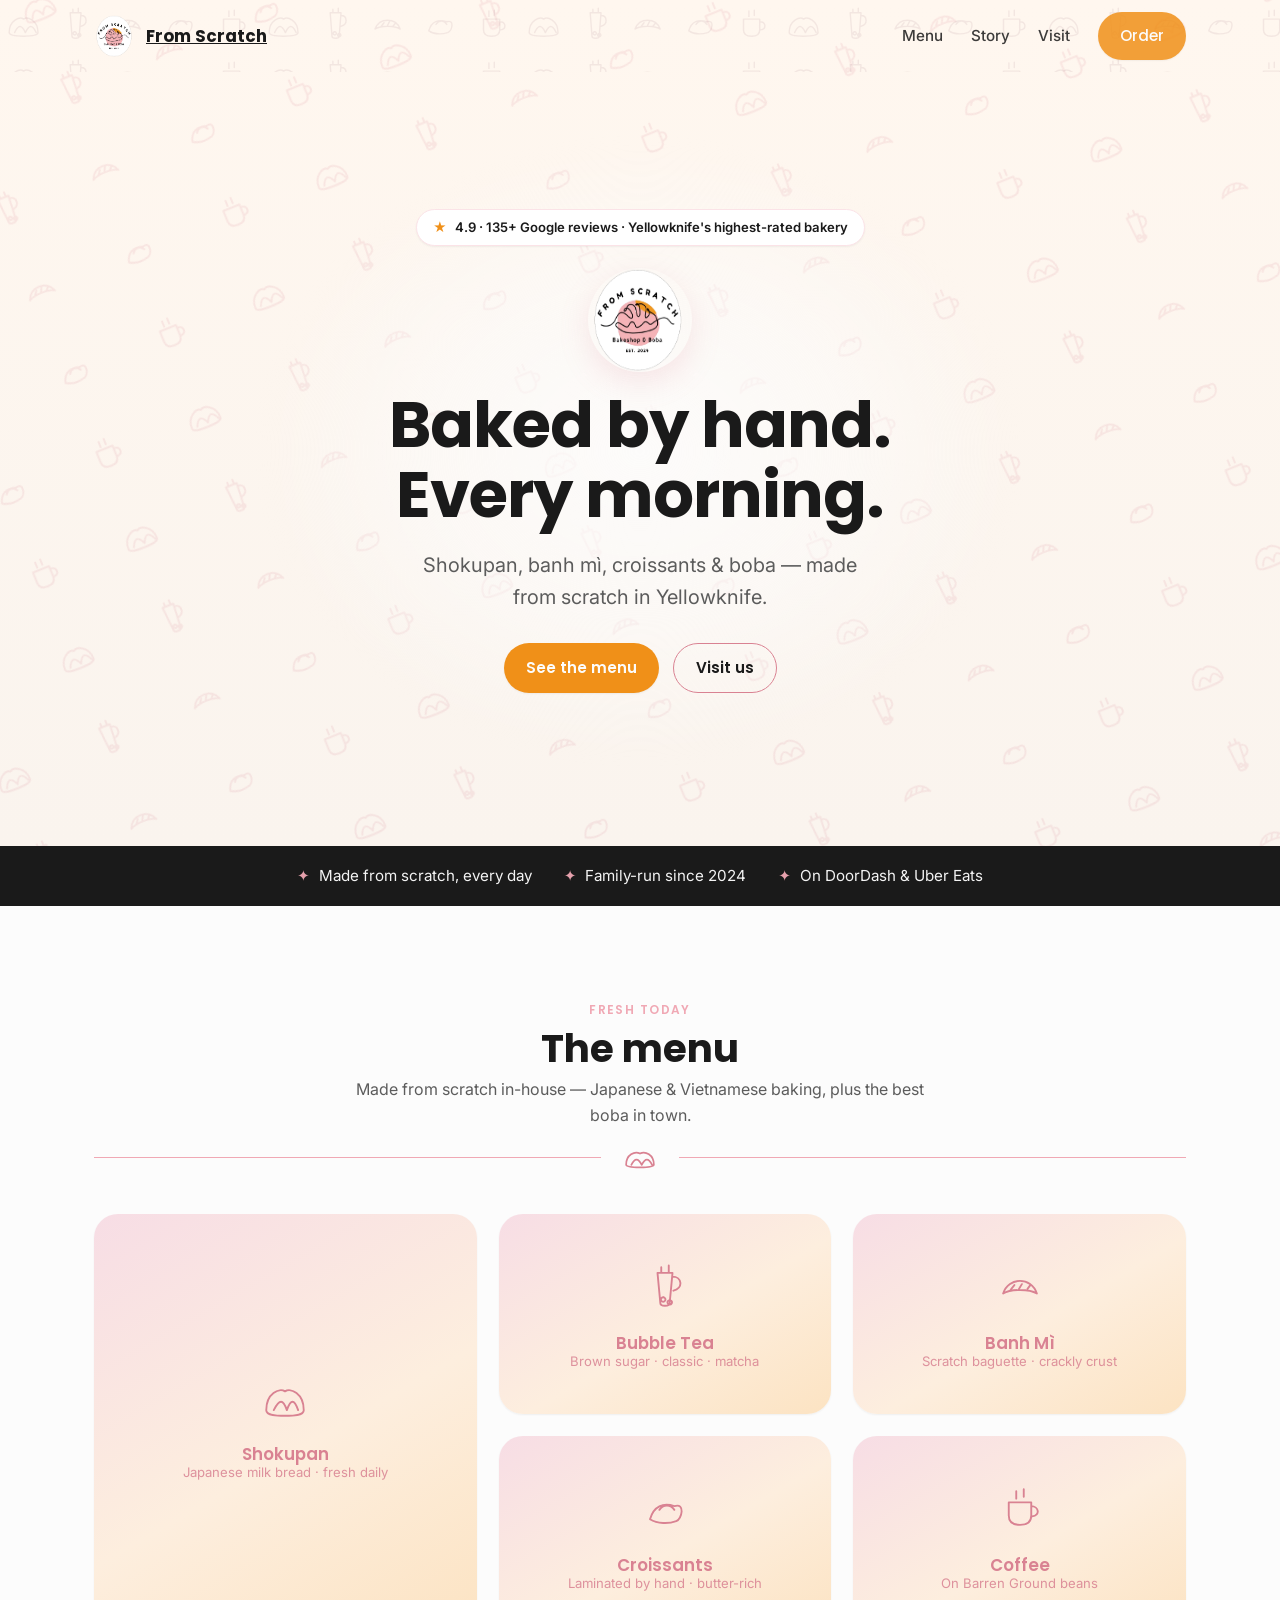
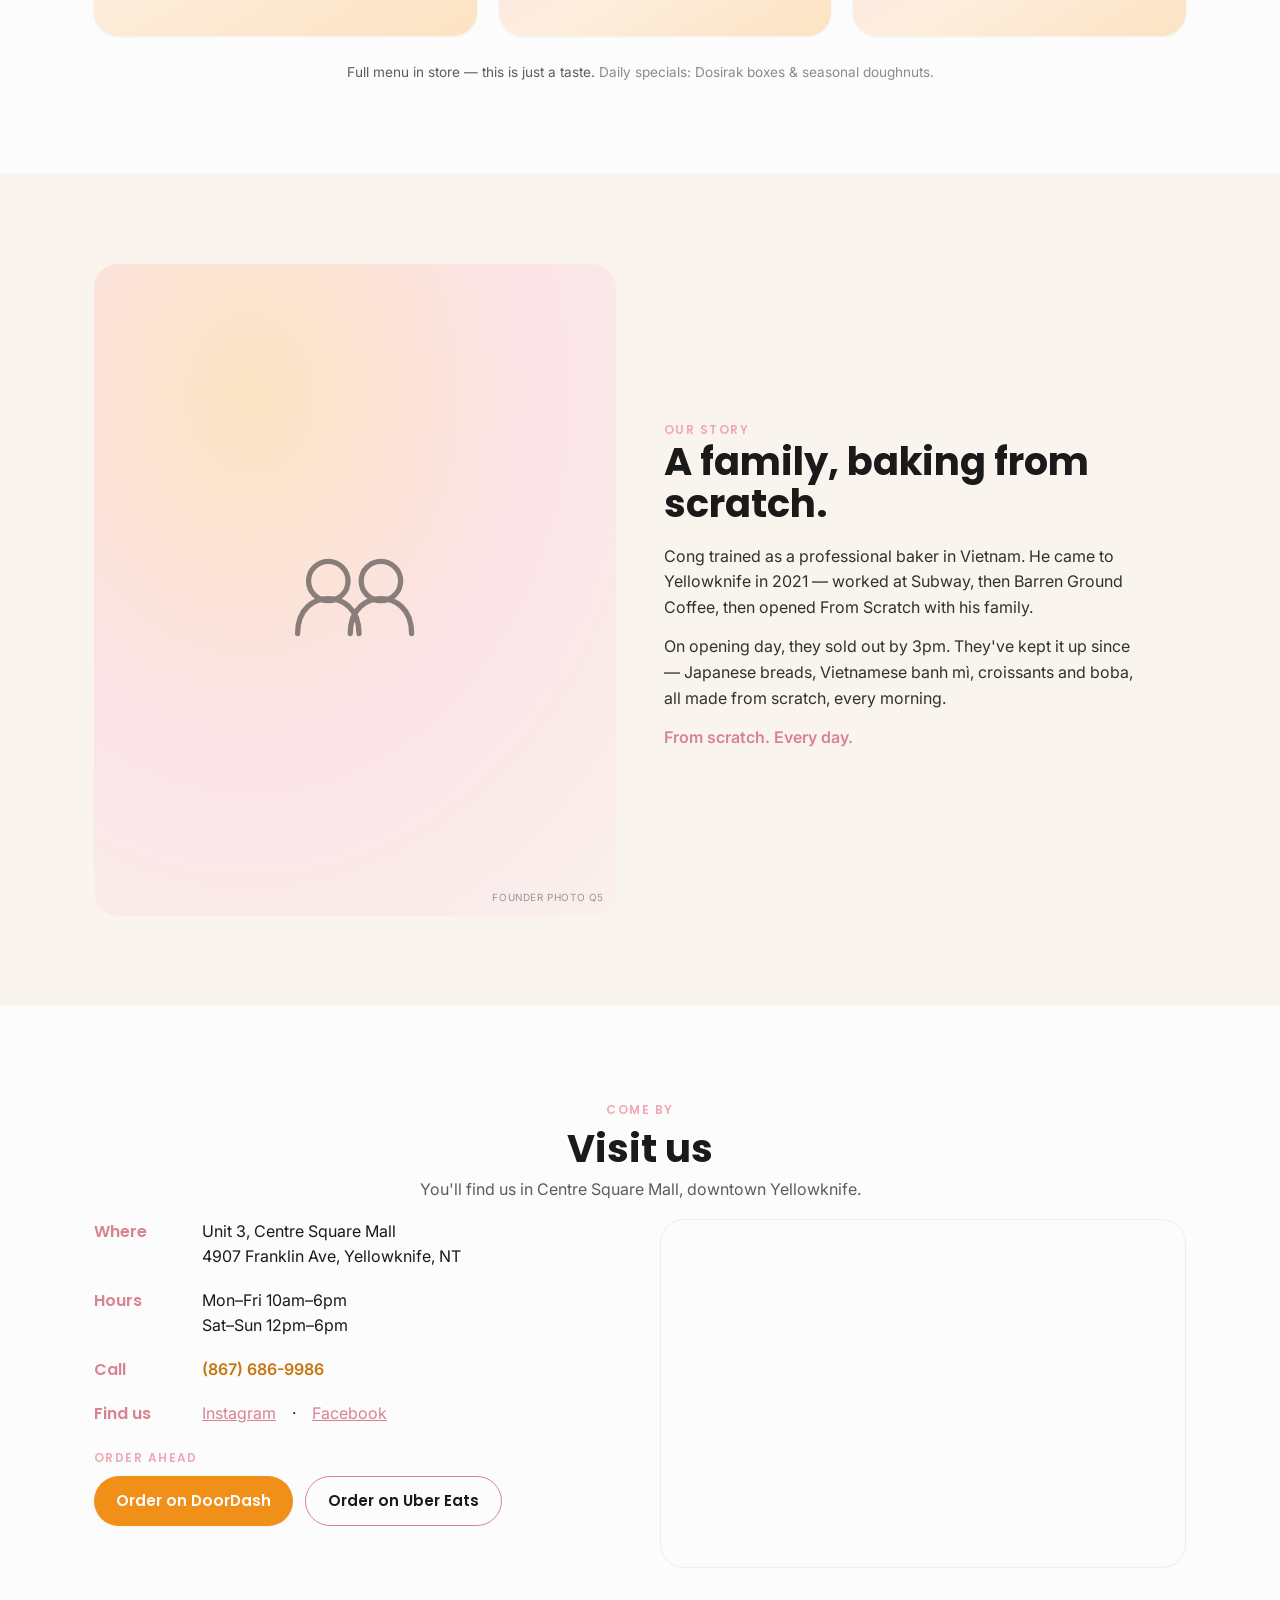
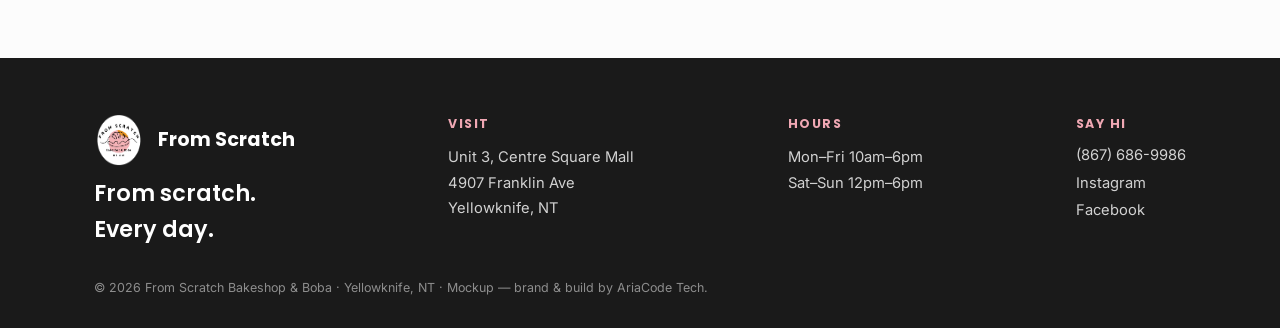
<file: index.html>
<!doctype html>
<html lang="en">
<head>
<meta charset="utf-8">
<meta name="viewport" content="width=device-width, initial-scale=1">
<title>From Scratch Bakeshop &amp; Boba — Yellowknife</title>
<meta name="description" content="Yellowknife's scratch-made bakery & boba. Japanese breads, Vietnamese banh mì, croissants, and bubble tea — baked fresh every morning at Centre Square Mall.">
<meta property="og:title" content="From Scratch Bakeshop & Boba — Yellowknife">
<meta property="og:description" content="Scratch-made bread & boba in Yellowknife. Fresh every morning. Centre Square Mall.">
<meta property="og:type" content="website">
<link rel="preconnect" href="https://fonts.googleapis.com">
<link rel="preconnect" href="https://fonts.gstatic.com" crossorigin>
<link href="https://fonts.googleapis.com/css2?family=Poppins:wght@600;700&family=Inter:wght@400;500;600&display=swap" rel="stylesheet">
<link rel="stylesheet" href="css/tokens.css">
<style>
  *{box-sizing:border-box;margin:0}
  html{scroll-behavior:smooth}
  body{font-family:var(--font-body);color:var(--color-ink);background:var(--color-bg);line-height:1.6;-webkit-font-smoothing:antialiased}
  h1,h2,h3{font-family:var(--font-display);font-weight:700;line-height:1.1}
  img{max-width:100%;display:block}
  a{color:inherit}
  .wrap{max-width:1140px;margin:0 auto;padding:0 24px}
  .eyebrow{font-family:var(--font-display);font-weight:600;font-size:.75rem;letter-spacing:.12em;text-transform:uppercase;color:var(--color-accent)}
  .btn{font-family:var(--font-display);font-weight:600;border:0;cursor:pointer;border-radius:999px;padding:12px 22px;font-size:.95rem;text-decoration:none;display:inline-flex;align-items:center;gap:8px;transition:transform .15s ease,background .15s ease,box-shadow .15s ease}
  .btn-amber{background:var(--color-highlight);color:var(--color-on-highlight);box-shadow:var(--shadow-sm)}
  .btn-amber:hover{transform:scale(1.02);background:#ffa430}
  .btn-ghost{background:transparent;color:var(--color-ink);border:1.5px solid var(--brand-rose-deep)}
  .btn-ghost:hover{background:var(--brand-rose-soft)}

  /* NAV */
  header.nav{position:fixed;inset:0 0 auto 0;z-index:50;transition:background .3s ease,box-shadow .3s ease;overflow:hidden}
  header.nav::before{content:"";position:absolute;inset:0;z-index:-1;opacity:.1;
    background-image:url("data:image/svg+xml,%3Csvg xmlns='http://www.w3.org/2000/svg' viewBox='0 0 260 52' fill='none' stroke='%238b5e6b' stroke-width='1.6' stroke-linecap='round' stroke-linejoin='round'%3E%3Cg transform='translate(2,2) scale(0.9)'%3E%3Cpath d='M8 34C8 20 20 16 24 19 28 16 40 20 40 34 40 38 30 38 24 38 18 38 8 38 8 34ZM14 34C18 25 22 25 26 34M26 34C30 25 34 25 38 34'/%3E%3C/g%3E%3Cg transform='translate(54,2) scale(0.9)'%3E%3Cpath d='M18 12H30L28 38C28 41 20 41 20 38ZM30 15C37 15 38 25 30 27M23 33a1.8 1.8 0 100.1 0M28 35a1.8 1.8 0 100.1 0M21 8V12M27 7V12'/%3E%3C/g%3E%3Cg transform='translate(106,2) scale(0.9)'%3E%3Cpath d='M10 30C15 17 33 17 38 30 31 26 17 26 10 30ZM17 27L20 23M24 26L26 22M30 27L33 23'/%3E%3C/g%3E%3Cg transform='translate(158,2) scale(0.9)'%3E%3Cpath d='M12 32C15 21 23 19 32 22 41 19 38 32 33 34 26 36 18 36 12 32ZM20 25C23 20 29 20 32 25'/%3E%3C/g%3E%3Cg transform='translate(210,2) scale(0.9)'%3E%3Cpath d='M15 19H33V31C33 37 28 38 24 38 20 38 15 37 15 31ZM33 22C40 22 41 30 34 31M21 10C21 13 21 13 21 16M27 9C27 12 27 12 27 15'/%3E%3C/g%3E%3C/svg%3E");
    background-size:260px 52px;
    background-repeat:repeat}
  header.nav.scrolled{background:rgba(252,252,252,.92);backdrop-filter:blur(8px);box-shadow:var(--shadow-sm)}
  header.nav.scrolled::before{opacity:.05}
  .nav .wrap{display:flex;align-items:center;justify-content:space-between;height:72px}
  .nav .brand{display:flex;align-items:center;gap:10px;font-family:var(--font-display);font-weight:700;font-size:1.05rem}
  .nav .brand img{height:42px;width:42px;border-radius:50%}
  .nav nav{display:flex;align-items:center;gap:28px}
  .nav nav a{font-size:.95rem;font-weight:500;text-decoration:none;opacity:.85}
  .nav nav a:hover{opacity:1}
  /* Burger toggle */
  .burger{display:none;background:none;border:0;cursor:pointer;padding:6px;margin-left:8px;position:relative;width:32px;height:32px;flex-shrink:0}
  .burger span{display:block;width:22px;height:2px;background:var(--color-ink);border-radius:2px;position:absolute;left:5px;transition:transform .25s ease,opacity .15s ease}
  .burger span:nth-child(1){top:8px}
  .burger span:nth-child(2){top:15px}
  .burger span:nth-child(3){top:22px}
  .burger.open span:nth-child(1){transform:translateY(7px) rotate(45deg)}
  .burger.open span:nth-child(2){opacity:0}
  .burger.open span:nth-child(3){transform:translateY(-7px) rotate(-45deg)}

  /* Mobile nav drawer */
  @media(max-width:760px){
    .burger{display:block}
    .nav nav .lnk{display:none}
    .nav nav.open .lnk{display:block}
    .nav nav{position:relative}
    .nav nav.open{position:fixed;inset:72px 0 0 0;background:rgba(252,252,252,.97);backdrop-filter:blur(12px);flex-direction:column;justify-content:flex-start;padding:40px 24px;gap:24px;z-index:49}
    .nav nav.open .lnk{font-size:1.3rem;font-weight:600}
    .nav nav .btn{display:none}
    .nav nav.open .btn{display:inline-flex;width:100%;justify-content:center;font-size:1.1rem;padding:16px 24px}
  }

  /* ===== HERO + DIAGONAL LINE-ART WALLPAPER ===== */
  .hero{position:relative;min-height:94vh;display:flex;align-items:center;justify-content:center;text-align:center;overflow:hidden;padding:120px 24px 64px;
    background:linear-gradient(180deg,#fff7ef 0%, var(--brand-cream) 100%)}
  /* the interactive field sits behind everything */
  .hero-field{position:absolute;inset:-38% -18%;transform:rotate(-22deg);z-index:0;pointer-events:none}
  .field-row{display:flex;width:max-content;will-change:transform}
  /* fixed-width cells (no flex gap) => -50% translate is a pixel-perfect seamless loop */
  .fi{flex:0 0 auto;width:104px;height:88px;display:flex;align-items:center;justify-content:center;color:var(--brand-rose-deep)}
  .fi svg{width:46px;height:46px;fill:none;stroke:currentColor;stroke-width:2;stroke-linecap:round;stroke-linejoin:round;
    opacity:.15;transform:scale(var(--s,1));transform-origin:center;transition:opacity .18s ease;will-change:transform}
  .fi.hot svg{opacity:calc(.15 + (var(--s,1) - 1) * .38)}
  @keyframes drift-l{from{transform:translateX(0)}to{transform:translateX(-50%)}}
  @keyframes drift-r{from{transform:translateX(-50%)}to{transform:translateX(0)}}
  .field-row.l{animation:drift-l linear infinite}
  .field-row.r{animation:drift-r linear infinite}
  /* legibility glow behind hero copy */
  .hero::after{content:"";position:absolute;z-index:1;width:min(760px,92%);height:min(620px,80%);
    background:radial-gradient(closest-side, rgba(252,252,252,.86) 0%, rgba(252,252,252,.5) 55%, transparent 100%);
    filter:blur(6px)}
  .hero-inner{position:relative;z-index:2;max-width:760px}
  .hero-badge{display:inline-flex;align-items:center;gap:8px;background:#fff;border:1px solid var(--brand-rose-soft);border-radius:999px;padding:7px 16px;font-size:.82rem;font-weight:600;box-shadow:var(--shadow-sm);margin-bottom:22px}
  .hero-badge .stars{color:var(--brand-amber)}
  .hero img.logo{width:104px;height:104px;border-radius:50%;margin:0 auto 18px;box-shadow:var(--shadow-rose)}
  .hero h1{font-size:clamp(2.4rem,6vw,4rem);letter-spacing:-.015em}
  .hero p.sub{font-size:clamp(1.05rem,2.4vw,1.25rem);color:var(--color-muted);margin:18px auto 30px;max-width:34ch}
  .hero .cta-row{display:flex;gap:14px;justify-content:center;flex-wrap:wrap}

  /* TRUST BAND */
  .trust{background:var(--color-ink);color:#fff}
  .trust .wrap{display:flex;gap:32px;justify-content:center;flex-wrap:wrap;padding:18px 24px;text-align:center}
  .trust .item{font-size:.95rem;display:flex;align-items:center;gap:9px;opacity:.95}
  .trust .item b{color:var(--brand-rose)}

  /* SECTION shells */
  section.block{padding:90px 0}
  .block.cream{background:var(--color-surface)}
  .sec-head{text-align:center;max-width:60ch;margin:0 auto 16px}
  .sec-head h2{font-size:clamp(1.8rem,4vw,2.4rem);margin:.4rem 0}
  .sec-head p{color:var(--color-muted)}

  /* line-art divider (C-style) */
  .divider{display:flex;align-items:center;gap:18px;max-width:1140px;margin:0 auto 44px;padding:0 24px}
  .divider .ln{flex:1;height:1px;background:var(--brand-rose)}
  .divider svg{width:42px;height:26px;fill:none;stroke:var(--brand-rose-deep);stroke-width:2;stroke-linecap:round;stroke-linejoin:round;flex:0 0 auto}

  /* ===== C-STYLE FEATURED BENTO ===== */
  .bento{display:grid;grid-template-columns:1.15fr 1fr 1fr;grid-auto-rows:minmax(200px,1fr);gap:22px;max-width:1140px;margin:0 auto;padding:0 24px}
  .bento-card{position:relative;border-radius:24px;overflow:hidden;display:flex;flex-direction:column;align-items:center;justify-content:center;gap:14px;
    background:linear-gradient(150deg,#f7dde5 0%, #fdeede 55%, #fce3c2 100%);
    color:var(--brand-rose-deep);text-align:center;padding:28px;text-decoration:none;
    box-shadow:var(--shadow-sm);transition:transform .3s ease,box-shadow .3s ease}
  .bento-card:hover{transform:translateY(-4px);box-shadow:var(--shadow-rose)}
  .bento-card.tall{grid-row:span 2;grid-column:1}
  .bento-card svg{width:60px;height:60px;fill:none;stroke:currentColor;stroke-width:2;stroke-linecap:round;stroke-linejoin:round;transition:transform .3s ease}
  .bento-card:hover svg{transform:scale(1.08)}
  .bento-card .nm{font-family:var(--font-display);font-weight:600;font-size:1.05rem}
  .bento-card .tg{font-size:.82rem;opacity:.85;margin-top:-6px}
  .bento-note{text-align:center;color:var(--color-muted);font-size:.85rem;margin:26px auto 0}
  @media(max-width:820px){.bento{grid-template-columns:1fr 1fr}.bento-card.tall{grid-row:span 2;grid-column:1}}
  @media(max-width:560px){.bento{grid-template-columns:1fr}.bento-card.tall{grid-row:auto;grid-column:auto}.bento-card{min-height:160px}}

  /* STORY */
  .story{display:grid;grid-template-columns:1fr 1fr;gap:48px;align-items:center}
  .story .ph{aspect-ratio:4/5;border-radius:24px;position:relative;display:flex;align-items:center;justify-content:center;overflow:hidden;
    background:radial-gradient(120% 120% at 30% 20%, var(--brand-amber-soft) 0%, var(--brand-rose-soft) 45%, var(--brand-cream) 100%)}
  .story .ph svg{width:42%;fill:none;stroke:var(--brand-ink);stroke-width:2.4;opacity:.5;stroke-linecap:round;stroke-linejoin:round}
  .story .ph .tag{position:absolute;bottom:10px;right:12px;font-size:.62rem;color:var(--brand-ink-60);opacity:.6;text-transform:uppercase;letter-spacing:.06em}
  .story h2{font-size:clamp(1.8rem,4vw,2.4rem);margin-bottom:18px}
  .story p{color:#33302e;margin-bottom:14px;max-width:48ch}
  @media(max-width:820px){.story{grid-template-columns:1fr}.story .ph{aspect-ratio:16/10}}

  /* VISIT */
  .visit{display:grid;grid-template-columns:1fr 1fr;gap:40px;align-items:stretch}
  .visit .info{display:flex;flex-direction:column;gap:18px}
  .visit .row{display:flex;gap:12px;align-items:flex-start}
  .visit .row .k{font-family:var(--font-display);font-weight:600;min-width:96px;color:var(--brand-rose-deep)}
  .visit .map{border-radius:24px;overflow:hidden;min-height:340px;border:1px solid #eee}
  .visit .map iframe{width:100%;height:100%;border:0;min-height:340px}
  .order-row{display:flex;gap:12px;flex-wrap:wrap;margin-top:6px}
  @media(max-width:820px){.visit{grid-template-columns:1fr}}

  /* FOOTER */
  footer.ft{background:var(--color-ink);color:#fff;padding:56px 0 30px}
  footer.ft .wrap{display:flex;flex-wrap:wrap;gap:32px;justify-content:space-between}
  footer.ft .brand{display:flex;align-items:center;gap:12px;font-family:var(--font-display);font-weight:700;font-size:1.2rem}
  footer.ft .brand img{height:52px;width:52px;border-radius:50%}
  footer.ft a{color:#fff;opacity:.8;text-decoration:none;display:block;margin:4px 0;font-size:.92rem}
  footer.ft a:hover{opacity:1;color:var(--brand-rose)}
  footer.ft .col h4{font-family:var(--font-display);font-size:.78rem;letter-spacing:.12em;text-transform:uppercase;color:var(--brand-rose);margin-bottom:10px}
  .ft-tag{font-family:var(--font-display);font-weight:600;font-size:1.4rem;margin-top:10px}
  .legal{opacity:.5;font-size:.78rem;margin-top:30px}

  .call-bar{position:fixed;left:0;right:0;bottom:0;z-index:40;display:none;padding:10px 16px;background:rgba(252,252,252,.96);backdrop-filter:blur(8px);box-shadow:0 -2px 12px rgba(0,0,0,.08)}
  .call-bar a{width:100%;justify-content:center}
  @media(max-width:760px){.call-bar{display:flex}body{padding-bottom:68px}}

  .reveal{opacity:0;transform:translateY(16px);transition:opacity .5s ease,transform .5s ease}
  .reveal.in{opacity:1;transform:none}
  @media(prefers-reduced-motion:reduce){.field-row{animation:none!important}.fi svg{transform:none!important}*{transition-duration:.001ms!important}.reveal{opacity:1;transform:none}html{scroll-behavior:auto}}
</style>
</head>
<body>
<!-- ============ NAV ============ -->
<header class="nav" id="nav">
  <div class="wrap">
    <a class="brand" href="#top"><img src="assets/Logo_From_scratch.png" alt="From Scratch logo"> From Scratch</a>
    <nav id="mainnav">
      <a class="lnk" href="#menu">Menu</a>
      <a class="lnk" href="#story">Story</a>
      <a class="lnk" href="#visit">Visit</a>
      <a class="btn btn-amber" href="#order">Order</a>
      <button class="burger" id="burger" aria-label="Toggle menu" aria-expanded="false"><span></span><span></span><span></span></button>
    </nav>
  </div>
</header>

<!-- ============ HERO A + diagonal line-art wallpaper ============ -->
<section class="hero" id="top">
  <div class="hero-field" id="field" aria-hidden="true"></div>
  <div class="hero-inner">
    <div class="hero-badge"><span class="stars">★</span> 4.9 · 135+ Google reviews · Yellowknife's highest-rated bakery</div>
    <img class="logo" src="assets/Logo_From_scratch.png" alt="From Scratch Bakeshop & Boba">
    <h1>Baked by hand.<br>Every morning.</h1>
    <p class="sub">Shokupan, banh mì, croissants &amp; boba — made from scratch in Yellowknife.</p>
    <div class="cta-row">
      <a class="btn btn-amber" href="#menu">See the menu</a>
      <a class="btn btn-ghost" href="#visit">Visit us</a>
    </div>
  </div>
</section>

<!-- ============ TRUST BAND ============ -->
<div class="trust">
  <div class="wrap">
    <div class="item"><b>✦</b> Made from scratch, every day</div>
    <div class="item"><b>✦</b> Family-run since 2024</div>
    <div class="item"><b>✦</b> On DoorDash &amp; Uber Eats</div>
  </div>
</div>

<!-- ============ MENU — C-style featured bento ============ -->
<section class="block" id="menu">
  <div class="sec-head reveal">
    <span class="eyebrow">Fresh today</span>
    <h2>The menu</h2>
    <p>Made from scratch in-house — Japanese &amp; Vietnamese baking, plus the best boba in town.</p>
  </div>
  <!-- line-art divider -->
  <div class="divider reveal" aria-hidden="true">
    <span class="ln"></span>
    <svg viewBox="0 0 48 30"><path d="M8 24 C8 12 18 8 24 11 C30 8 40 12 40 24 C40 27 30 27 24 27 C18 27 8 27 8 24Z M14 24 C18 16 22 16 26 24 M26 24 C30 16 34 16 38 24"/></svg>
    <span class="ln"></span>
  </div>
  <div class="bento">
    <a class="bento-card tall reveal" href="#order">
      <svg viewBox="0 0 64 64"><path d="M12 46 C12 28 26 22 32 26 C38 22 52 28 52 46 C52 52 40 52 32 52 C24 52 12 52 12 46Z M20 46 C26 34 30 34 34 46 M34 46 C38 34 42 34 46 46"/></svg>
      <div><div class="nm">Shokupan</div><div class="tg">Japanese milk bread · fresh daily</div></div>
    </a>
    <a class="bento-card reveal" href="#order">
      <svg viewBox="0 0 64 64"><path d="M24 18 H40 L37 50 C37 54 27 54 27 50 Z M40 22 C50 22 52 34 41 37 M30 44 a2.4 2.4 0 100.1 0 M37 47 a2.4 2.4 0 100.1 0 M28 12 V18 M36 10 V18"/></svg>
      <div><div class="nm">Bubble Tea</div><div class="tg">Brown sugar · classic · matcha</div></div>
    </a>
    <a class="bento-card reveal" href="#order">
      <svg viewBox="0 0 64 64"><path d="M14 40 C20 22 44 22 50 40 C42 35 22 35 14 40Z M22 36 L26 31 M31 35 L34 30 M40 35 L43 31"/></svg>
      <div><div class="nm">Banh Mì</div><div class="tg">Scratch baguette · crackly crust</div></div>
    </a>
    <a class="bento-card reveal" href="#order">
      <svg viewBox="0 0 64 64"><path d="M16 44 C20 30 30 26 42 30 C54 26 50 44 44 46 C36 49 24 49 16 44Z M26 34 C30 28 38 28 42 34"/></svg>
      <div><div class="nm">Croissants</div><div class="tg">Laminated by hand · butter-rich</div></div>
    </a>
    <a class="bento-card reveal" href="#order">
      <svg viewBox="0 0 64 64"><path d="M20 26 H44 V40 C44 48 38 50 32 50 C26 50 20 48 20 40 Z M44 30 C52 30 54 40 45 41 M28 14 C28 18 28 18 28 22 M36 12 C36 16 36 16 36 20"/></svg>
      <div><div class="nm">Coffee</div><div class="tg">On Barren Ground beans</div></div>
    </a>
  </div>
  <p class="bento-note">Full menu in store — this is just a taste. <span style="opacity:.7">Daily specials: Dosirak boxes &amp; seasonal doughnuts.</span></p>
</section>

<!-- ============ STORY ============ -->
<section class="block cream" id="story">
  <div class="wrap story">
    <!-- replace with real photo of Ann + Cong (Q5) — founder photo is a launch requirement -->
    <div class="ph reveal"><svg viewBox="0 0 100 60"><circle cx="38" cy="26" r="9"/><circle cx="62" cy="26" r="9"/><path d="M24 50 C24 38 32 34 38 34 C44 34 52 38 52 50 M48 50 C48 38 56 34 62 34 C68 34 76 38 76 50"/></svg><span class="tag">founder photo Q5</span></div>
    <div class="reveal">
      <span class="eyebrow">Our story</span>
      <h2>A family, baking from scratch.</h2>
      <p>Cong trained as a professional baker in Vietnam. He came to Yellowknife in 2021 — worked at Subway, then Barren Ground Coffee, then opened From Scratch with his family.</p>
      <p>On opening day, they sold out by 3pm. They've kept it up since — Japanese breads, Vietnamese banh mì, croissants and boba, all made from scratch, every morning.</p>
      <p style="color:var(--brand-rose-deep);font-weight:600">From scratch. Every day.</p>
    </div>
  </div>
</section>

<!-- ============ VISIT / ORDER ============ -->
<section class="block" id="visit">
  <div class="wrap">
    <div class="sec-head reveal">
      <span class="eyebrow">Come by</span>
      <h2>Visit us</h2>
      <p>You'll find us in Centre Square Mall, downtown Yellowknife.</p>
    </div>
    <div class="visit">
      <div class="info reveal">
        <div class="row"><span class="k">Where</span><span>Unit 3, Centre Square Mall<br>4907 Franklin Ave, Yellowknife, NT</span></div>
        <div class="row"><span class="k">Hours</span><span>Mon–Fri&nbsp;10am–6pm<br>Sat–Sun&nbsp;12pm–6pm</span></div>
        <div class="row"><span class="k">Call</span><a href="tel:+18676869986" style="color:var(--brand-amber-deep);font-weight:600;text-decoration:none">(867) 686-9986</a></div>
        <div class="row"><span class="k">Find us</span><a href="https://www.instagram.com/ykfromscratch/" style="color:var(--brand-rose-deep)">Instagram</a>&nbsp;·&nbsp;<a href="https://facebook.com/profile.php?id=61557276449106" style="color:var(--brand-rose-deep)">Facebook</a></div>
        <div id="order">
          <span class="eyebrow">Order ahead</span>
          <div class="order-row">
            <!-- wire to the real DoorDash / Uber Eats store links -->
            <a class="btn btn-amber" href="#">Order on DoorDash</a>
            <a class="btn btn-ghost" href="#">Order on Uber Eats</a>
          </div>
        </div>
      </div>
      <div class="map reveal">
        <iframe title="From Scratch on the map — Centre Square Mall, Yellowknife" loading="lazy" referrerpolicy="no-referrer-when-downgrade"
          src="https://www.google.com/maps?q=Centre%20Square%20Mall%2C%204907%2050th%20Ave%2C%20Yellowknife&output=embed"></iframe>
      </div>
    </div>
  </div>
</section>

<!-- ============ FOOTER ============ -->
<footer class="ft">
  <div class="wrap">
    <div class="col">
      <div class="brand"><img src="assets/Logo_From_scratch.png" alt="From Scratch logo"> From Scratch</div>
      <p class="ft-tag">From scratch.<br>Every day.</p>
    </div>
    <div class="col"><h4>Visit</h4><span style="opacity:.8;font-size:.92rem">Unit 3, Centre Square Mall<br>4907 Franklin Ave<br>Yellowknife, NT</span></div>
    <div class="col"><h4>Hours</h4><span style="opacity:.8;font-size:.92rem">Mon–Fri 10am–6pm<br>Sat–Sun 12pm–6pm</span></div>
    <div class="col"><h4>Say hi</h4>
      <a href="tel:+18676869986">(867) 686-9986</a>
      <a href="https://www.instagram.com/ykfromscratch/">Instagram</a>
      <a href="https://facebook.com/profile.php?id=61557276449106">Facebook</a>
    </div>
  </div>
  <div class="wrap"><p class="legal">© 2026 From Scratch Bakeshop &amp; Boba · Yellowknife, NT · Mockup — brand &amp; build by AriaCode Tech.</p></div>
</footer>

<div class="call-bar"><a class="btn btn-amber" href="tel:+18676869986">Call to order · (867) 686-9986</a></div>

<script>
  var reduce = matchMedia('(prefers-reduced-motion:reduce)').matches;

  // ---- nav fill on scroll ----
  var nav=document.getElementById('nav');
  addEventListener('scroll',function(){nav.classList.toggle('scrolled',window.scrollY>24);},{passive:true});

  // ---- burger menu ----
  var burger=document.getElementById('burger'), mainnav=document.getElementById('mainnav');
  burger.addEventListener('click',function(){
    var open=mainnav.classList.toggle('open');
    burger.classList.toggle('open',open);
    burger.setAttribute('aria-expanded',open);
  });
  mainnav.addEventListener('click',function(e){
    if(e.target.tagName==='A'){mainnav.classList.remove('open');burger.classList.remove('open');burger.setAttribute('aria-expanded','false');}
  });

  // ---- scroll reveal ----
  var io=new IntersectionObserver(function(es){es.forEach(function(e){if(e.isIntersecting){e.target.classList.add('in');io.unobserve(e.target);}})},{threshold:.12});
  document.querySelectorAll('.reveal').forEach(function(el){io.observe(el);});

  // ---- diagonal line-art wallpaper ----
  (function(){
    var field=document.getElementById('field');
    var ICONS=[
      '<svg viewBox="0 0 48 48"><path d="M8 34 C8 20 20 16 24 19 C28 16 40 20 40 34 C40 38 30 38 24 38 C18 38 8 38 8 34Z M14 34 C18 25 22 25 26 34 M26 34 C30 25 34 25 38 34"/></svg>',
      '<svg viewBox="0 0 48 48"><path d="M18 12 H30 L28 38 C28 41 20 41 20 38 Z M30 15 C37 15 38 25 30 27 M23 33 a1.8 1.8 0 100.1 0 M28 35 a1.8 1.8 0 100.1 0 M21 8 V12 M27 7 V12"/></svg>',
      '<svg viewBox="0 0 48 48"><path d="M10 30 C15 17 33 17 38 30 C31 26 17 26 10 30Z M17 27 L20 23 M24 26 L26 22 M30 27 L33 23"/></svg>',
      '<svg viewBox="0 0 48 48"><path d="M12 32 C15 21 23 19 32 22 C41 19 38 32 33 34 C26 36 18 36 12 32Z M20 25 C23 20 29 20 32 25"/></svg>',
      '<svg viewBox="0 0 48 48"><path d="M15 19 H33 V31 C33 37 28 38 24 38 C20 38 15 37 15 31 Z M33 22 C40 22 41 30 34 31 M21 10 C21 13 21 13 21 16 M27 9 C27 12 27 12 27 15"/></svg>'
    ];
    var CELL=104, ROWH=88, LEN=ICONS.length, dots=[];
    function build(){
      field.innerHTML='';
      var fw=field.clientWidth, fh=field.clientHeight;
      var cols=Math.ceil(fw/CELL); cols=Math.ceil(cols/LEN)*LEN; if(cols<LEN*2)cols=LEN*2; // multiple of LEN => identical halves => seamless
      var rows=Math.ceil(fh/ROWH)+1;                                                        // +1 so the bottom never shows a gap
      var frag=document.createDocumentFragment();
      for(var r=0;r<rows;r++){
        var row=document.createElement('div');
        row.className='field-row '+(r%2?'r':'l');
        row.style.animationDuration=(50+(r%4)*8)+'s';
        var html='';
        for(var i=0;i<cols*2;i++){ html+='<span class="fi">'+ICONS[(i+r)%LEN]+'</span>'; } // x2 for the -50% loop
        row.innerHTML=html;
        frag.appendChild(row);
      }
      field.appendChild(frag);
      return Array.prototype.slice.call(field.querySelectorAll('.fi'));
    }
    dots=build();
    if(reduce) return; // static field, no drift, no magnify

    // proximity magnify (dock-style) — nearest icon grows most, neighbours lift a little.
    // perf: batch-read centers every few frames (drift is slow), write scale every frame.
    var hero=document.getElementById('top');
    var mx=-9999,my=-9999,active=false,raf=0,fc=0,cx=[],cy=[],RADIUS=180,MAXADD=1.6;
    function readCenters(){for(var i=0;i<dots.length;i++){var b=dots[i].getBoundingClientRect();cx[i]=b.left+b.width/2;cy[i]=b.top+b.height/2;}}
    function frame(){
      raf=0;
      if(fc%4===0) readCenters(); fc++;
      for(var i=0;i<dots.length;i++){
        var dx=mx-cx[i], dy=my-cy[i];
        if(dx<-RADIUS||dx>RADIUS||dy<-RADIUS||dy>RADIUS){ if(dots[i]._h){dots[i].style.setProperty('--s','1');dots[i].classList.remove('hot');dots[i]._h=0;} continue; }
        var d=Math.sqrt(dx*dx+dy*dy), t=Math.max(0,1-d/RADIUS), s=1+MAXADD*t*t;
        dots[i].style.setProperty('--s',s.toFixed(3)); dots[i].classList.add('hot'); dots[i]._h=1;
      }
      if(active) raf=requestAnimationFrame(frame);
    }
    hero.addEventListener('pointermove',function(e){mx=e.clientX;my=e.clientY;if(!active){active=true;fc=0;readCenters();if(!raf)raf=requestAnimationFrame(frame);}});
    hero.addEventListener('pointerleave',function(){active=false;mx=my=-9999;for(var i=0;i<dots.length;i++){dots[i].style.setProperty('--s','1');dots[i].classList.remove('hot');dots[i]._h=0;}});
    var rt; addEventListener('resize',function(){clearTimeout(rt);rt=setTimeout(function(){dots=build();},250);});
  })();
</script>
</body>
</html>
</file>
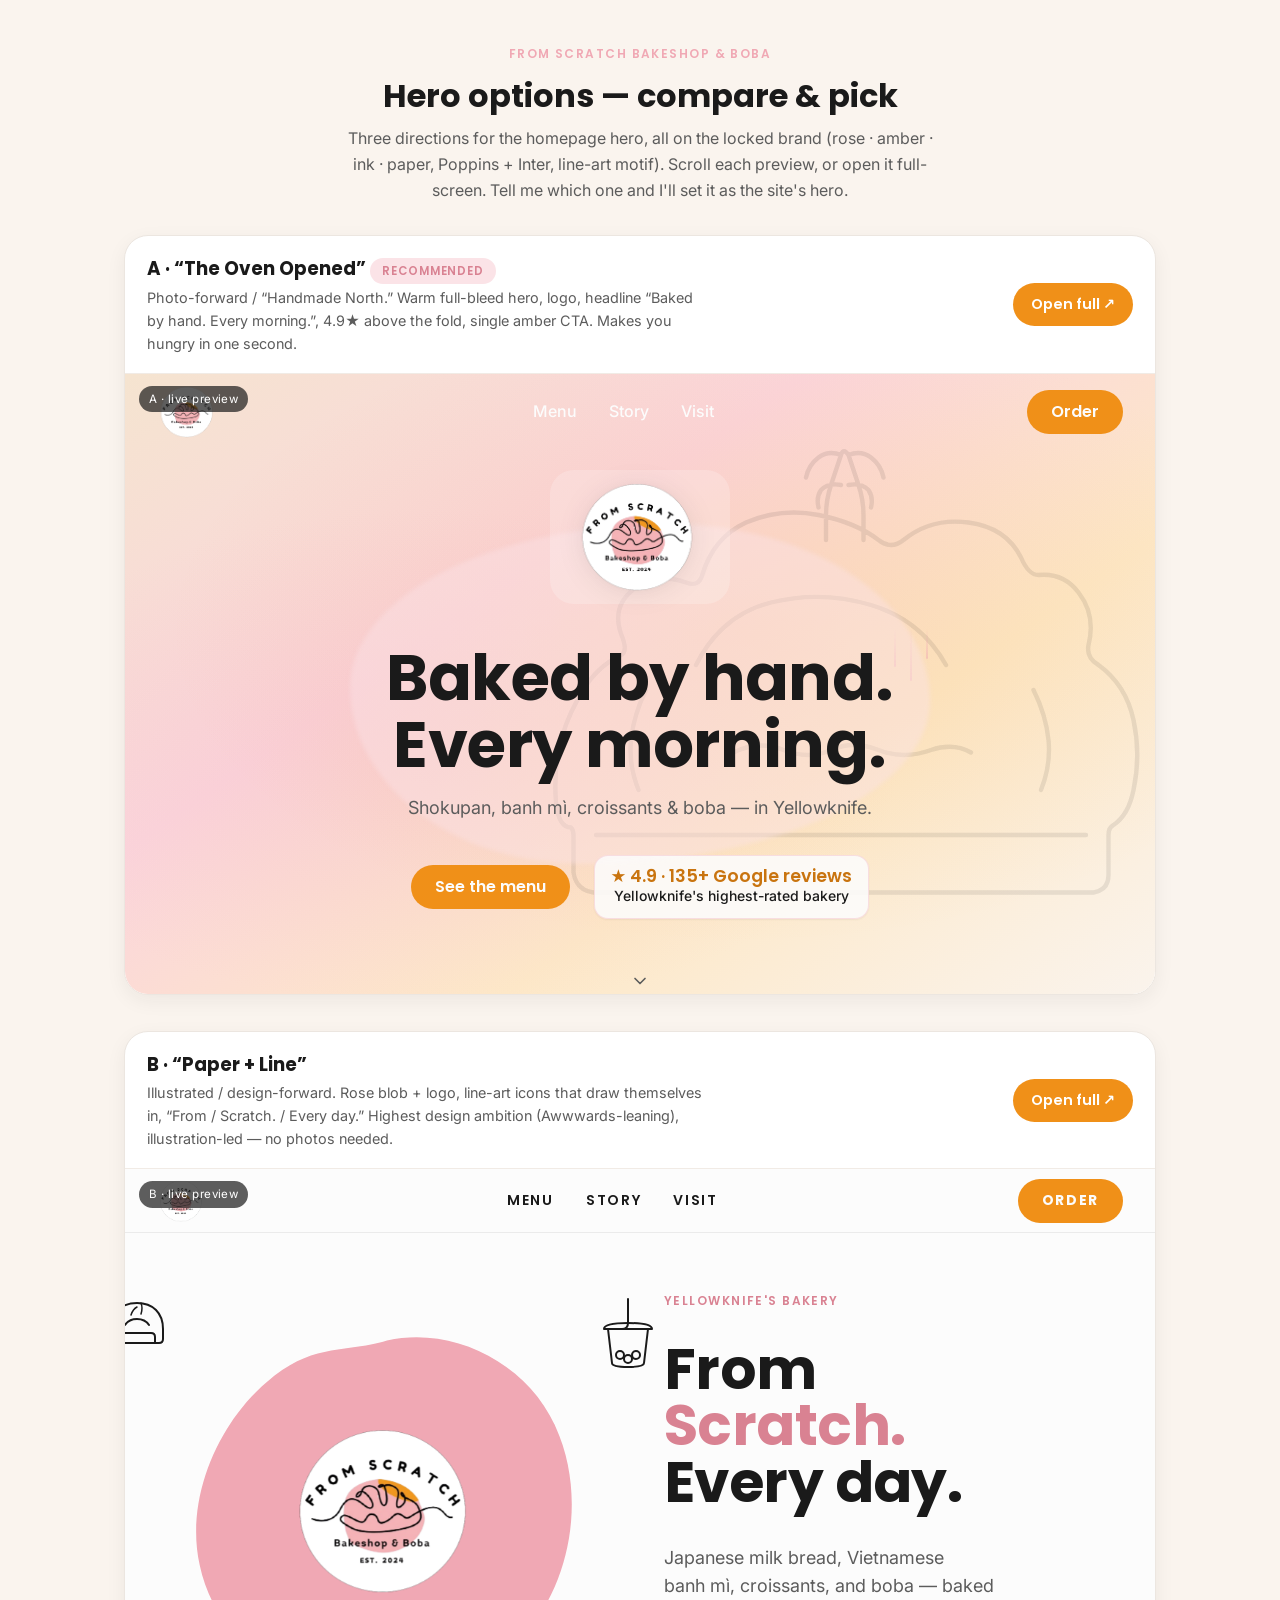
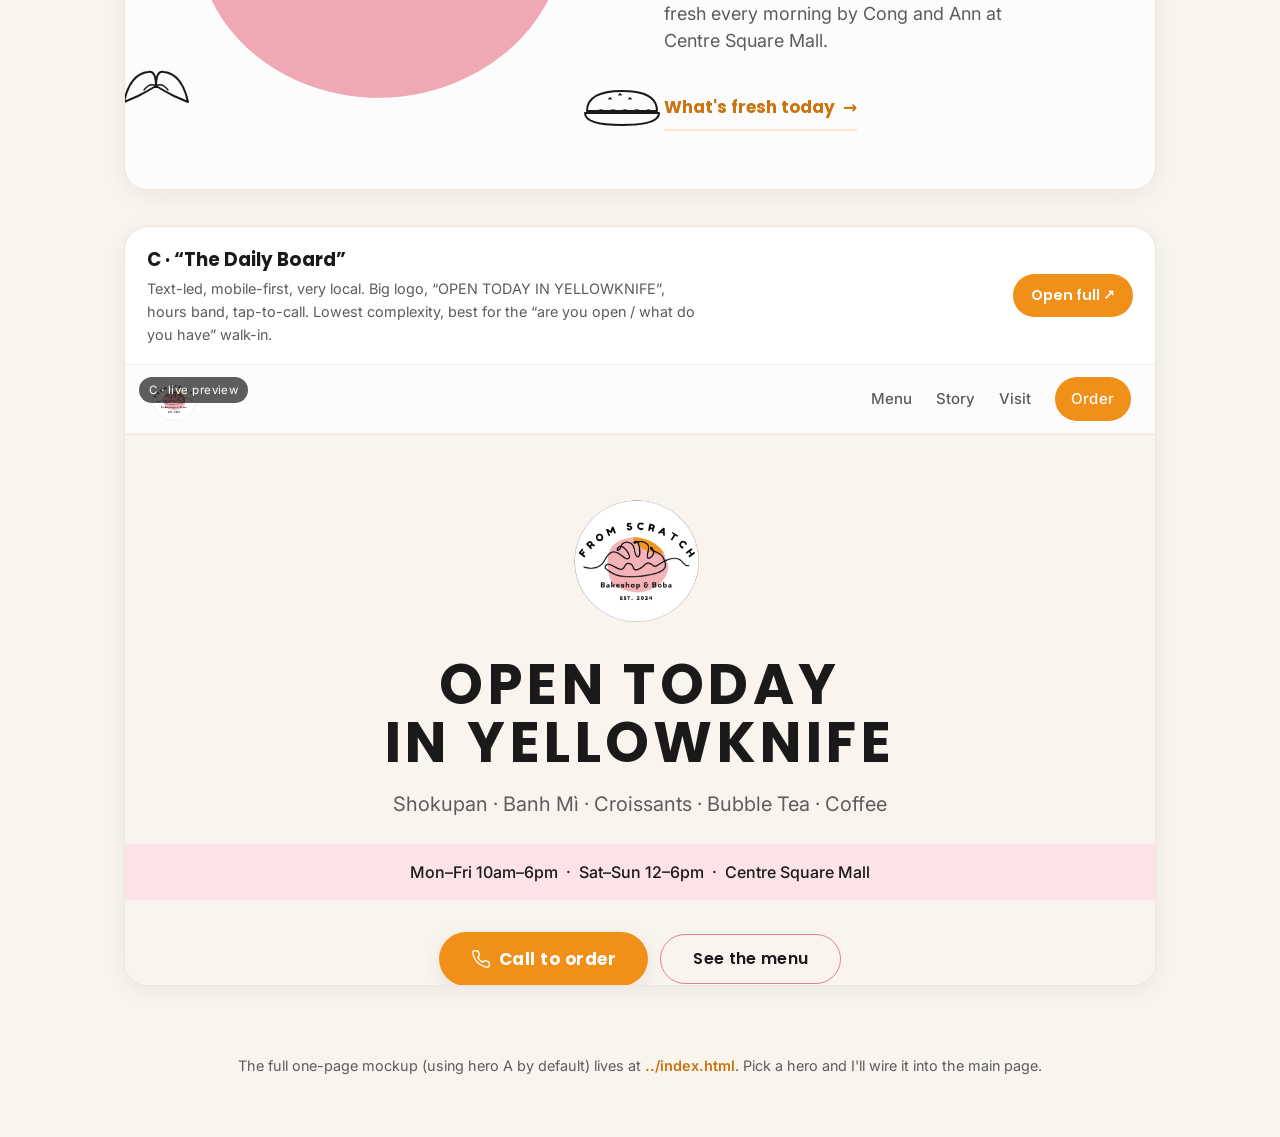
<file: heroes/index.html>
<!doctype html>
<html lang="en">
<head>
<meta charset="utf-8">
<meta name="viewport" content="width=device-width, initial-scale=1">
<title>From Scratch — Hero Options (compare &amp; pick)</title>
<link href="https://fonts.googleapis.com/css2?family=Poppins:wght@600;700&family=Inter:wght@400;500&display=swap" rel="stylesheet">
<link rel="stylesheet" href="../css/tokens.css">
<style>
  *{box-sizing:border-box;margin:0}
  body{font-family:var(--font-body);background:var(--brand-cream);color:var(--color-ink);line-height:1.6}
  .top{padding:40px 24px 8px;max-width:1080px;margin:0 auto;text-align:center}
  .eyebrow{font-family:var(--font-display);font-weight:600;font-size:.75rem;letter-spacing:.12em;text-transform:uppercase;color:var(--color-accent)}
  h1{font-family:var(--font-display);font-weight:700;font-size:2rem;margin:.3rem 0}
  .top p{color:var(--color-muted);max-width:60ch;margin:0 auto}
  .wrap{max-width:1080px;margin:0 auto;padding:24px}
  .opt{background:#fff;border:1px solid #ece6e0;border-radius:24px;overflow:hidden;box-shadow:0 6px 20px rgba(26,26,26,.06);margin-bottom:36px}
  .opt-head{display:flex;align-items:center;justify-content:space-between;gap:16px;padding:18px 22px;border-bottom:1px solid #f1ebe5;flex-wrap:wrap}
  .opt-head .name{font-family:var(--font-display);font-weight:700;font-size:1.15rem}
  .opt-head .desc{color:var(--color-muted);font-size:.9rem;margin-top:2px;max-width:62ch}
  .rec{background:var(--brand-rose-soft);color:var(--brand-rose-deep);font-family:var(--font-display);font-weight:600;font-size:.72rem;letter-spacing:.08em;text-transform:uppercase;padding:5px 12px;border-radius:999px}
  .open{font-family:var(--font-display);font-weight:600;font-size:.9rem;text-decoration:none;background:var(--brand-amber);color:#fff;padding:10px 18px;border-radius:999px;white-space:nowrap}
  .open:hover{background:#ffa430}
  .frame{position:relative;width:100%;height:620px;background:var(--brand-paper)}
  .frame iframe{width:100%;height:100%;border:0;display:block}
  .badge{position:absolute;top:12px;left:14px;background:rgba(26,26,26,.7);color:#fff;font-size:.72rem;padding:4px 10px;border-radius:999px;letter-spacing:.04em}
  .foot{max-width:1080px;margin:0 auto;padding:8px 24px 60px;text-align:center;color:var(--color-muted);font-size:.9rem}
  .foot a{color:var(--brand-amber-deep);font-weight:600;text-decoration:none}
  @media(max-width:600px){.frame{height:520px}}
</style>
</head>
<body>
  <div class="top">
    <span class="eyebrow">From Scratch Bakeshop &amp; Boba</span>
    <h1>Hero options — compare &amp; pick</h1>
    <p>Three directions for the homepage hero, all on the locked brand (rose · amber · ink · paper, Poppins + Inter, line-art motif). Scroll each preview, or open it full-screen. Tell me which one and I'll set it as the site's hero.</p>
  </div>

  <div class="wrap">

    <!-- A -->
    <section class="opt">
      <div class="opt-head">
        <div>
          <div class="name">A · “The Oven Opened” <span class="rec">Recommended</span></div>
          <div class="desc">Photo-forward / “Handmade North.” Warm full-bleed hero, logo, headline “Baked by hand. Every morning.”, 4.9★ above the fold, single amber CTA. Makes you hungry in one second.</div>
        </div>
        <a class="open" href="hero-a-oven-opened.html" target="_blank" rel="noopener">Open full ↗</a>
      </div>
      <div class="frame"><span class="badge">A · live preview</span><iframe src="hero-a-oven-opened.html" title="Hero A preview" loading="lazy"></iframe></div>
    </section>

    <!-- B -->
    <section class="opt">
      <div class="opt-head">
        <div>
          <div class="name">B · “Paper + Line”</div>
          <div class="desc">Illustrated / design-forward. Rose blob + logo, line-art icons that draw themselves in, “From / Scratch. / Every day.” Highest design ambition (Awwwards-leaning), illustration-led — no photos needed.</div>
        </div>
        <a class="open" href="hero-b-paper-line.html" target="_blank" rel="noopener">Open full ↗</a>
      </div>
      <div class="frame"><span class="badge">B · live preview</span><iframe src="hero-b-paper-line.html" title="Hero B preview" loading="lazy"></iframe></div>
    </section>

    <!-- C -->
    <section class="opt">
      <div class="opt-head">
        <div>
          <div class="name">C · “The Daily Board”</div>
          <div class="desc">Text-led, mobile-first, very local. Big logo, “OPEN TODAY IN YELLOWKNIFE”, hours band, tap-to-call. Lowest complexity, best for the “are you open / what do you have” walk-in.</div>
        </div>
        <a class="open" href="hero-c-daily-board.html" target="_blank" rel="noopener">Open full ↗</a>
      </div>
      <div class="frame"><span class="badge">C · live preview</span><iframe src="hero-c-daily-board.html" title="Hero C preview" loading="lazy"></iframe></div>
    </section>

  </div>

  <div class="foot">
    The full one-page mockup (using hero A by default) lives at <a href="../index.html">../index.html</a>. Pick a hero and I'll wire it into the main page.
  </div>
</body>
</html>
</file>
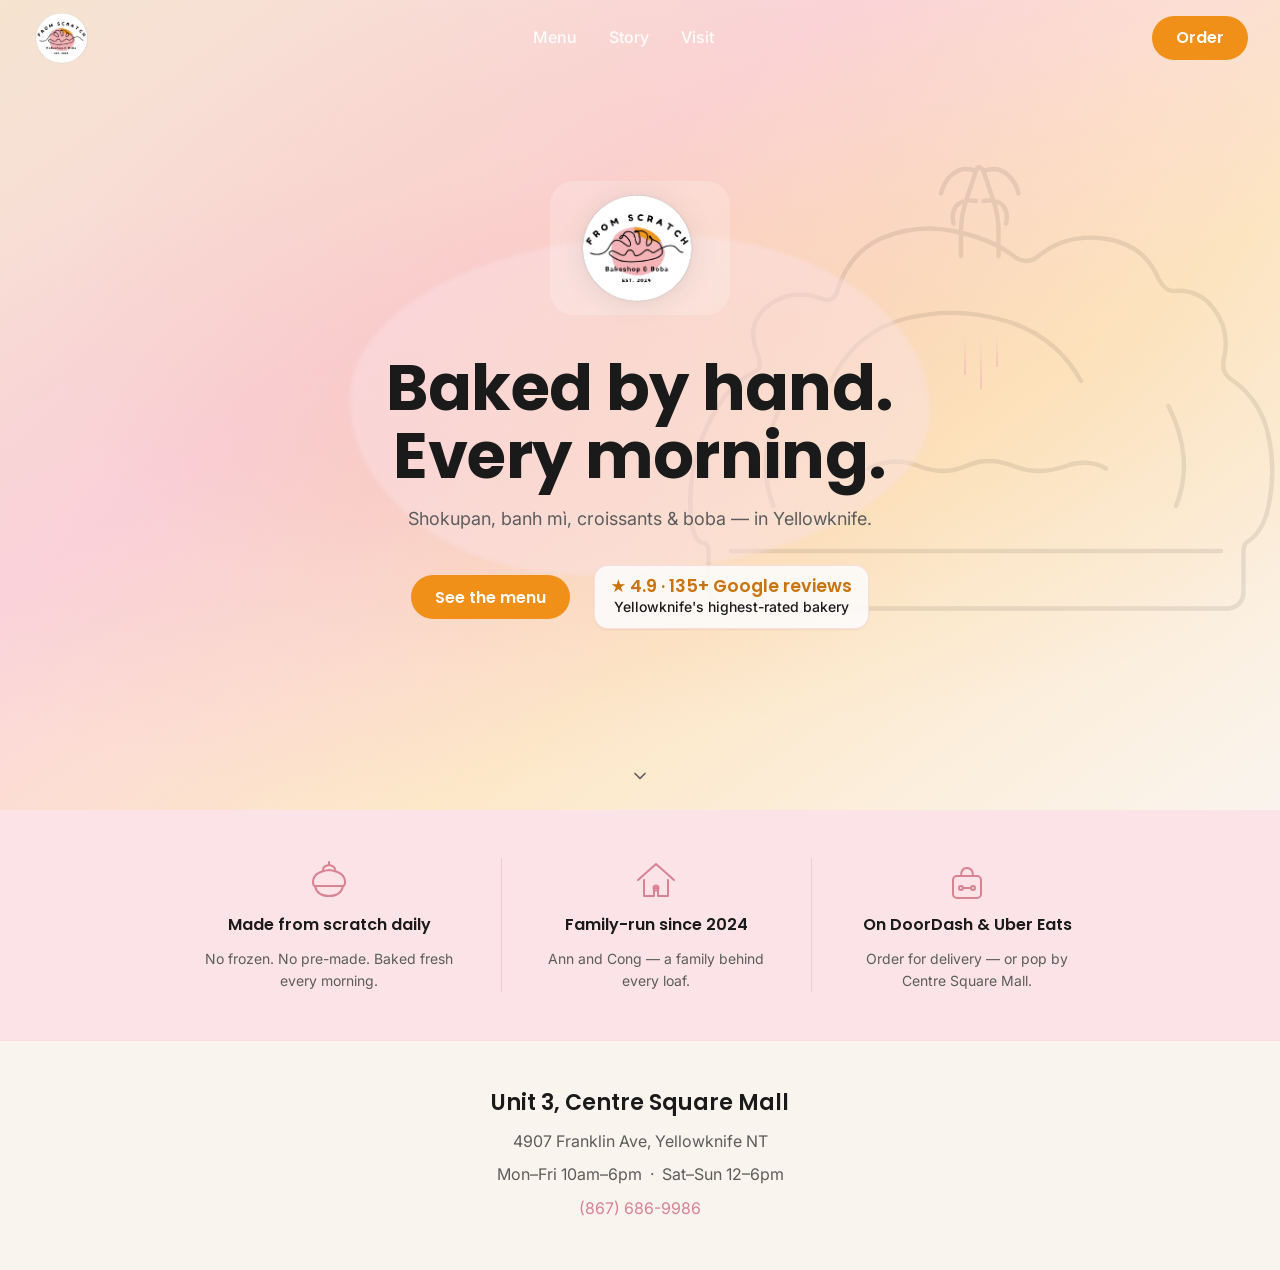
<file: heroes/hero-a-oven-opened.html>
<!DOCTYPE html>
<html lang="en">
<head>
  <meta charset="UTF-8">
  <meta name="viewport" content="width=device-width, initial-scale=1.0">
  <title>From Scratch Bakeshop &amp; Boba — Yellowknife</title>
  <meta name="description" content="Scratch-made Japanese breads, banh mì, croissants &amp; boba in Yellowknife. Baked fresh every morning by a family who does it right. 4.9★ · 135+ Google reviews.">

  <!-- Brand tokens -->
  <link rel="stylesheet" href="../css/tokens.css">

  <!-- Google Fonts: Poppins (600, 700) + Inter (400, 500) -->
  <link rel="preconnect" href="https://fonts.googleapis.com">
  <link rel="preconnect" href="https://fonts.gstatic.com" crossorigin>
  <link href="https://fonts.googleapis.com/css2?family=Poppins:wght@600;700&family=Inter:wght@400;500&display=swap" rel="stylesheet">

  <style>
    /* ─────────────────────────────────────────
       Reset & base
    ───────────────────────────────────────── */
    *, *::before, *::after {
      box-sizing: border-box;
      margin: 0;
      padding: 0;
    }

    html {
      scroll-behavior: smooth;
    }

    body {
      font-family: var(--font-body);
      font-size: var(--text-body);
      line-height: var(--leading-body);
      color: var(--color-ink);
      background-color: var(--color-bg);
      -webkit-font-smoothing: antialiased;
    }

    img { display: block; max-width: 100%; }

    /* ─────────────────────────────────────────
       Focus-visible: skip default, show brand ring
    ───────────────────────────────────────── */
    :focus-visible {
      outline: 3px solid var(--brand-amber);
      outline-offset: 3px;
      border-radius: var(--radius);
    }

    /* ─────────────────────────────────────────
       Navigation
    ───────────────────────────────────────── */
    .nav {
      position: fixed;
      top: 0;
      left: 0;
      right: 0;
      z-index: 100;
      padding: var(--space-3) var(--space-8);
      display: flex;
      align-items: center;
      justify-content: space-between;
      gap: var(--space-6);
      transition: background-color 300ms cubic-bezier(0.0, 0.0, 0.2, 1),
                  box-shadow 300ms cubic-bezier(0.0, 0.0, 0.2, 1);
    }

    /* Filled state after scroll */
    .nav.is-filled {
      background-color: var(--brand-paper);
      box-shadow: var(--shadow-sm);
    }

    .nav__logo {
      flex-shrink: 0;
      display: flex;
      align-items: center;
      text-decoration: none;
    }

    .nav__logo img {
      height: 52px;
      width: auto;
    }

    .nav__links {
      display: flex;
      align-items: center;
      gap: var(--space-8);
      list-style: none;
    }

    .nav__links a {
      font-family: var(--font-body);
      font-weight: 500;
      font-size: var(--text-body);
      color: var(--brand-paper);
      text-decoration: none;
      transition: opacity 150ms ease-out;
    }

    .nav.is-filled .nav__links a {
      color: var(--color-ink);
    }

    .nav__links a:hover,
    .nav__links a:focus-visible {
      opacity: 0.7;
    }

    .nav__cta {
      flex-shrink: 0;
    }

    .btn-pill {
      display: inline-flex;
      align-items: center;
      justify-content: center;
      min-height: 44px;
      padding: var(--space-2) var(--space-6);
      border-radius: var(--radius-pill);
      font-family: var(--font-display);
      font-weight: 600;
      font-size: var(--text-body);
      text-decoration: none;
      cursor: pointer;
      border: none;
      transition: transform 150ms ease-out, filter 150ms ease-out, background-color 150ms ease-out;
    }

    .btn-pill:hover {
      transform: scale(1.02);
      filter: brightness(1.07);
    }

    .btn-pill:active {
      transform: scale(0.98);
    }

    .btn-amber {
      background-color: var(--brand-amber);
      color: var(--brand-paper);
    }

    /* Hamburger (mobile) */
    .nav__hamburger {
      display: none;
      flex-direction: column;
      gap: 5px;
      background: none;
      border: none;
      cursor: pointer;
      padding: var(--space-2);
      min-width: 44px;
      min-height: 44px;
      align-items: center;
      justify-content: center;
    }

    .nav__hamburger span {
      display: block;
      width: 24px;
      height: 2px;
      background-color: var(--brand-paper);
      border-radius: 2px;
      transition: background-color 300ms;
    }

    .nav.is-filled .nav__hamburger span {
      background-color: var(--color-ink);
    }

    /* ─────────────────────────────────────────
       Hero
    ───────────────────────────────────────── */
    .hero {
      position: relative;
      min-height: 90vh;
      display: flex;
      align-items: center;
      justify-content: center;
      overflow: hidden;
    }

    /* Intentional branded background — warm amber→rose→cream gradient
       Replace with real IG shokupan macro photo (Q5):
       set background-image to url('../assets/hero-shokupan.jpg')
       and adjust the overlay below. */
    .hero__bg {
      position: absolute;
      inset: 0;
      will-change: transform;
      /* Parallax driven by JS — initial state */
      background-color: var(--brand-cream);
      background-image:
        /* Soft warm vignette overlay */
        radial-gradient(ellipse 80% 70% at 60% 40%, rgba(240, 144, 24, 0.13) 0%, transparent 70%),
        radial-gradient(ellipse 70% 60% at 30% 60%, rgba(240, 168, 180, 0.22) 0%, transparent 65%),
        /* Base warm gradient */
        linear-gradient(145deg,
          #f5e4d0 0%,
          #fbd5dc 35%,
          #fde8c8 65%,
          #faf4ee 100%
        );
    }

    /* <!-- replace with real IG shokupan macro photo (Q5) -->
       When replacing: add a class like .hero__bg--photo, set background-image
       to the photo, and add a warm amber overlay on top:
       background-image: linear-gradient(rgba(250,244,238,0.30), rgba(250,244,238,0.30)),
                         url('../assets/hero-shokupan.jpg');
       background-size: cover;
       background-position: center 30%;
    */

    /* Inline SVG bread line-art — rendered as bg via the svg element */
    .hero__bread-art {
      position: absolute;
      inset: 0;
      display: flex;
      align-items: center;
      justify-content: flex-end;
      pointer-events: none;
      overflow: hidden;
    }

    .hero__bread-art svg {
      width: min(700px, 90vw);
      height: auto;
      opacity: 0.09;
      margin-right: -4%;
      margin-top: 4%;
    }

    /* Steam lines */
    .hero__steam {
      position: absolute;
      bottom: 52%;
      right: 22%;
      display: flex;
      gap: 14px;
      pointer-events: none;
    }

    .steam-line {
      width: 2px;
      border-radius: 2px;
      background: linear-gradient(to top, rgba(240, 168, 180, 0.5), transparent);
      animation: steam-rise 2.6s ease-in-out infinite;
    }

    .steam-line:nth-child(1) { height: 38px; animation-delay: 0s; }
    .steam-line:nth-child(2) { height: 52px; animation-delay: 0.4s; }
    .steam-line:nth-child(3) { height: 30px; animation-delay: 0.8s; }

    @keyframes steam-rise {
      0%   { transform: translateY(0) scaleX(1); opacity: 0; }
      20%  { opacity: 0.9; }
      80%  { opacity: 0.4; }
      100% { transform: translateY(-28px) scaleX(1.3); opacity: 0; }
    }

    /* Blob behind hero content — rose device */
    .hero__blob {
      position: absolute;
      top: 50%;
      left: 50%;
      transform: translate(-50%, -50%);
      width: min(580px, 92vw);
      height: min(340px, 60vw);
      background-color: rgba(251, 227, 231, 0.45);
      border-radius: 55% 45% 60% 40% / 48% 52% 48% 52%;
      filter: blur(2px);
      animation: blob-drift 7s ease-in-out infinite alternate;
      pointer-events: none;
    }

    @keyframes blob-drift {
      from { border-radius: 55% 45% 60% 40% / 48% 52% 48% 52%; }
      to   { border-radius: 48% 52% 44% 56% / 55% 45% 55% 45%; }
    }

    /* Hero content */
    .hero__content {
      position: relative;
      z-index: 2;
      text-align: center;
      padding: var(--space-24) var(--space-6) var(--space-16);
      max-width: 760px;
      width: 100%;
    }

    /* Logo band — 20% cream tint behind logo */
    .hero__logo-wrap {
      display: inline-block;
      background-color: rgba(252, 252, 252, 0.20);
      border-radius: var(--radius-lg);
      padding: var(--space-3) var(--space-6);
      margin-bottom: var(--space-8);
    }

    .hero__logo {
      height: 110px;
      width: auto;
      filter: drop-shadow(0 2px 12px rgba(26, 26, 26, 0.10));
    }

    .hero__h1 {
      font-family: var(--font-display);
      font-weight: var(--weight-display);
      font-size: clamp(2.25rem, 5vw + 1rem, 4rem);
      line-height: var(--leading-display);
      color: var(--brand-ink);
      margin-bottom: var(--space-4);
      letter-spacing: -0.01em;
    }

    .hero__sub {
      font-family: var(--font-body);
      font-weight: 400;
      font-size: clamp(1rem, 1.5vw + 0.5rem, var(--text-body-lg));
      line-height: var(--leading-body);
      color: var(--brand-ink-60);
      margin-bottom: var(--space-8);
    }

    .hero__cta-row {
      display: flex;
      align-items: center;
      justify-content: center;
      gap: var(--space-6);
      flex-wrap: wrap;
      margin-bottom: var(--space-8);
    }

    /* Badge — trust signal */
    .hero__badge {
      display: inline-flex;
      flex-direction: column;
      align-items: center;
      gap: 2px;
      background-color: rgba(252, 252, 252, 0.88);
      border: 1px solid rgba(240, 168, 180, 0.35);
      border-radius: var(--radius);
      padding: var(--space-3) var(--space-4);
      box-shadow: var(--shadow-sm);
    }

    .hero__badge-stars {
      font-size: 1.1rem;
      font-weight: 600;
      color: var(--brand-amber-deep);
      font-family: var(--font-display);
      line-height: 1;
    }

    .hero__badge-label {
      font-family: var(--font-body);
      font-size: var(--text-caption);
      color: var(--brand-ink-60);
      line-height: 1.3;
      text-align: center;
    }

    .hero__badge-claim {
      font-family: var(--font-body);
      font-size: var(--text-caption);
      font-weight: 500;
      color: var(--brand-ink);
      line-height: 1.3;
      text-align: center;
    }

    /* Scroll hint arrow */
    .hero__scroll-hint {
      position: absolute;
      bottom: var(--space-6);
      left: 50%;
      transform: translateX(-50%);
      display: flex;
      flex-direction: column;
      align-items: center;
      gap: var(--space-2);
      color: var(--brand-ink-60);
      font-size: var(--text-caption);
      font-family: var(--font-body);
      animation: hint-bob 1.8s ease-in-out infinite;
      pointer-events: none;
    }

    .hero__scroll-hint svg {
      width: 20px;
      height: 20px;
    }

    @keyframes hint-bob {
      0%, 100% { transform: translateX(-50%) translateY(0); opacity: 0.6; }
      50%       { transform: translateX(-50%) translateY(5px); opacity: 1; }
    }

    /* ─────────────────────────────────────────
       Trust band
    ───────────────────────────────────────── */
    .trust-band {
      background-color: var(--brand-rose-soft);
      padding: var(--space-12) var(--space-6);
    }

    .trust-band__inner {
      max-width: 900px;
      margin: 0 auto;
      display: grid;
      grid-template-columns: repeat(3, 1fr);
      gap: var(--space-8);
    }

    .trust-item {
      display: flex;
      flex-direction: column;
      align-items: center;
      text-align: center;
      gap: var(--space-3);
    }

    .trust-item__icon {
      width: 44px;
      height: 44px;
      flex-shrink: 0;
      color: var(--brand-rose-deep);
    }

    .trust-item__text {
      font-family: var(--font-display);
      font-weight: 600;
      font-size: var(--text-body);
      color: var(--color-ink);
      line-height: 1.35;
    }

    .trust-item__sub {
      font-family: var(--font-body);
      font-size: var(--text-caption);
      color: var(--color-muted);
    }

    /* Divider between trust band items */
    .trust-item + .trust-item {
      border-left: 1px solid rgba(217, 130, 146, 0.25);
      padding-left: var(--space-8);
    }

    /* ─────────────────────────────────────────
       Motion — entrance animations
    ───────────────────────────────────────── */
    .fade-up {
      opacity: 0;
      transform: translateY(16px);
      transition:
        opacity 400ms cubic-bezier(0.0, 0.0, 0.2, 1),
        transform 400ms cubic-bezier(0.0, 0.0, 0.2, 1);
    }

    .fade-up.is-visible {
      opacity: 1;
      transform: translateY(0);
    }

    /* Stagger delays for hero sequence */
    .fade-up--d1 { transition-delay: 80ms; }
    .fade-up--d2 { transition-delay: 180ms; }
    .fade-up--d3 { transition-delay: 300ms; }
    .fade-up--d4 { transition-delay: 420ms; }
    .fade-up--d5 { transition-delay: 540ms; }

    /* Trust band items */
    .trust-item {
      opacity: 0;
      transform: translateY(12px);
      transition:
        opacity 380ms cubic-bezier(0.0, 0.0, 0.2, 1),
        transform 380ms cubic-bezier(0.0, 0.0, 0.2, 1);
    }

    .trust-item.is-visible { opacity: 1; transform: translateY(0); }
    .trust-item:nth-child(2) { transition-delay: 80ms; }
    .trust-item:nth-child(3) { transition-delay: 160ms; }

    /* ─────────────────────────────────────────
       Reduced motion
    ───────────────────────────────────────── */
    @media (prefers-reduced-motion: reduce) {
      .fade-up,
      .trust-item {
        opacity: 1;
        transform: none;
        transition: none;
      }

      .blob-drift,
      .hero__blob { animation: none; }

      .steam-line  { animation: none; opacity: 0.5; }
      .hero__scroll-hint { animation: none; }

      * {
        transition-duration: 80ms !important;
        animation-duration: 80ms !important;
      }
    }

    /* ─────────────────────────────────────────
       Mobile responsive
    ───────────────────────────────────────── */
    @media (max-width: 720px) {
      .nav {
        padding: var(--space-3) var(--space-4);
      }

      .nav__links {
        display: none;
        position: fixed;
        top: 0; left: 0; right: 0;
        background-color: var(--brand-paper);
        flex-direction: column;
        gap: 0;
        padding-top: 72px;
        padding-bottom: var(--space-8);
        box-shadow: var(--shadow-md);
        z-index: 90;
      }

      .nav__links.is-open {
        display: flex;
      }

      .nav__links li {
        width: 100%;
      }

      .nav__links a {
        display: block;
        padding: var(--space-4) var(--space-8);
        color: var(--color-ink);
        font-size: var(--text-body-lg);
        border-bottom: 1px solid rgba(240, 168, 180, 0.20);
      }

      .nav__hamburger {
        display: flex;
      }

      .nav__cta {
        display: none;
      }

      .hero__logo {
        height: 88px;
      }

      .hero__steam {
        right: 12%;
      }

      .trust-band__inner {
        grid-template-columns: 1fr;
        gap: var(--space-6);
      }

      .trust-item + .trust-item {
        border-left: none;
        border-top: 1px solid rgba(217, 130, 146, 0.25);
        padding-left: 0;
        padding-top: var(--space-6);
      }
    }

    @media (min-width: 721px) and (max-width: 1024px) {
      .hero__logo {
        height: 96px;
      }
    }

    /* ─────────────────────────────────────────
       Utility: skip link for a11y
    ───────────────────────────────────────── */
    .skip-link {
      position: absolute;
      top: -100%;
      left: var(--space-4);
      background: var(--brand-amber);
      color: var(--brand-paper);
      padding: var(--space-2) var(--space-4);
      border-radius: var(--radius);
      font-weight: 600;
      text-decoration: none;
      z-index: 9999;
      transition: top 200ms;
    }

    .skip-link:focus {
      top: var(--space-4);
    }
  </style>
</head>
<body>

  <!-- Skip to content (accessibility) -->
  <a class="skip-link" href="#main-content">Skip to main content</a>

  <!-- ─────────────────────────────────────
       Navigation
  ───────────────────────────────────────── -->
  <nav class="nav" id="site-nav" aria-label="Site navigation">
    <a class="nav__logo" href="/" aria-label="From Scratch Bakeshop &amp; Boba — home">
      <img
        src="../assets/Logo_From_scratch.png"
        alt="From Scratch Bakeshop &amp; Boba"
        width="52"
        height="52"
      >
    </a>

    <!-- Hamburger (mobile) -->
    <button
      class="nav__hamburger"
      id="nav-toggle"
      aria-controls="nav-menu"
      aria-expanded="false"
      aria-label="Open menu"
    >
      <span></span>
      <span></span>
      <span></span>
    </button>

    <ul class="nav__links" id="nav-menu" role="list">
      <li><a href="#menu">Menu</a></li>
      <li><a href="#story">Story</a></li>
      <li><a href="#visit">Visit</a></li>
    </ul>

    <a class="btn-pill btn-amber nav__cta" href="#menu">Order</a>
  </nav>

  <!-- ─────────────────────────────────────
       Hero
  ───────────────────────────────────────── -->
  <main id="main-content">
    <section class="hero" aria-label="Hero">

      <!-- Background: intentional branded treatment (warm amber→rose→cream gradient
           with faint line-art and steam). No real photo yet. -->
      <!-- replace with real IG shokupan macro photo (Q5) -->
      <div class="hero__bg" id="hero-bg" aria-hidden="true"></div>

      <!-- Large faint bread line-art — single continuous stroke, Ink style -->
      <div class="hero__bread-art" aria-hidden="true">
        <!--
          Bread line-art: a single-stroke loaf of shokupan (Japanese milk bread).
          Drawn as one continuous path — no fills, no closed shapes.
          Matches the logo's line-art aesthetic.
        -->
        <svg
          viewBox="0 0 560 440"
          fill="none"
          xmlns="http://www.w3.org/2000/svg"
          role="img"
          aria-label="Line drawing of a loaf of bread"
        >
          <!-- Single continuous stroke: shokupan loaf + wheat ear accent -->
          <path
            d="
              M 60 310
              Q 50 310 48 290
              Q 44 240 70 200
              Q 80 182 100 172
              Q 106 169 100 155
              Q 92 132 112 118
              Q 130 106 152 114
              Q 162 118 165 108
              Q 174 78 200 66
              Q 228 54 258 60
              Q 288 66 306 80
              Q 316 88 326 80
              Q 348 62 378 66
              Q 408 70 420 94
              Q 426 108 434 108
              Q 454 106 466 122
              Q 480 140 474 164
              Q 472 174 482 180
              Q 504 196 510 224
              Q 516 252 510 280
              Q 506 300 494 308
              Q 490 310 490 316
              L 490 348
              Q 490 360 478 362
              L 78 362
              Q 64 360 62 346
              L 62 316
              Q 62 312 60 310
              Z

              M 80 316 L 472 316

              M 160 180
              Q 180 140 220 130
              Q 260 120 300 132
              Q 340 144 360 180

              M 190 250
              Q 210 240 230 248
              Q 250 256 268 248
              Q 286 240 306 248
              Q 326 256 348 248
              Q 366 242 380 250

              M 120 200 Q 110 220 108 240 Q 106 260 114 280

              M 430 200 Q 440 220 442 240 Q 444 260 436 280

              M 264 80
              L 264 60
              Q 264 48 268 36
              L 276 12
              Q 278 6 282 12
              L 290 36
              Q 294 48 294 60
              L 294 80

              M 276 12
              Q 266 8 258 14
              Q 250 20 248 30

              M 282 12
              Q 292 8 300 14
              Q 308 20 310 30

              M 276 36
              Q 266 34 260 40
              Q 256 46 258 54

              M 282 36
              Q 292 34 298 40
              Q 302 46 300 54
            "
            stroke="var(--brand-ink)"
            stroke-width="3.5"
            stroke-linecap="round"
            stroke-linejoin="round"
          />
        </svg>
      </div>

      <!-- Steam lines (decorative) -->
      <div class="hero__steam" aria-hidden="true">
        <div class="steam-line"></div>
        <div class="steam-line"></div>
        <div class="steam-line"></div>
      </div>

      <!-- Rose blob background device -->
      <div class="hero__blob" aria-hidden="true"></div>

      <!-- Hero text content -->
      <div class="hero__content">

        <!-- Logo -->
        <div class="hero__logo-wrap fade-up fade-up--d1">
          <img
            class="hero__logo"
            src="../assets/Logo_From_scratch.png"
            alt="From Scratch Bakeshop &amp; Boba"
            width="110"
            height="110"
          >
        </div>

        <!-- H1 — one per page -->
        <h1 class="hero__h1 fade-up fade-up--d2">
          Baked by hand.<br>Every morning.
        </h1>

        <!-- Sub-line -->
        <p class="hero__sub fade-up fade-up--d3">
          Shokupan, banh mì, croissants &amp; boba — in Yellowknife.
        </p>

        <!-- CTA + badge row -->
        <div class="hero__cta-row fade-up fade-up--d4">
          <a class="btn-pill btn-amber" href="#menu">See the menu</a>

          <!-- Trust badge: above-the-fold social proof (R2) -->
          <div class="hero__badge" role="complementary" aria-label="Customer rating">
            <div class="hero__badge-stars">★ 4.9 · 135+ Google reviews</div>
            <div class="hero__badge-claim">Yellowknife's highest-rated bakery</div>
          </div>
        </div>

      </div>

      <!-- Scroll hint -->
      <div class="hero__scroll-hint" aria-hidden="true">
        <svg viewBox="0 0 24 24" fill="none" stroke="currentColor" stroke-width="2" stroke-linecap="round" stroke-linejoin="round">
          <polyline points="6 9 12 15 18 9"></polyline>
        </svg>
      </div>
    </section>

    <!-- ───────────────────────────────────────
         Trust band — 3 quick proof points
    ─────────────────────────────────────────── -->
    <section class="trust-band" aria-label="About From Scratch" id="about">
      <div class="trust-band__inner">

        <div class="trust-item">
          <!-- Line-art: mixing bowl / from-scratch icon -->
          <svg class="trust-item__icon" viewBox="0 0 44 44" fill="none" stroke="currentColor" stroke-width="2" stroke-linecap="round" stroke-linejoin="round" aria-hidden="true">
            <path d="M8 28 Q6 28 6 24 Q6 14 22 12 Q38 14 38 24 Q38 28 36 28 L8 28 Z"/>
            <path d="M8 28 Q10 38 22 38 Q34 38 36 28"/>
            <path d="M16 12 Q16 8 22 7 Q28 8 28 12"/>
            <line x1="22" y1="7" x2="22" y2="4"/>
          </svg>
          <div class="trust-item__text">Made from scratch daily</div>
          <div class="trust-item__sub">No frozen. No pre-made. Baked fresh every morning.</div>
        </div>

        <div class="trust-item">
          <!-- Line-art: house / family icon -->
          <svg class="trust-item__icon" viewBox="0 0 44 44" fill="none" stroke="currentColor" stroke-width="2" stroke-linecap="round" stroke-linejoin="round" aria-hidden="true">
            <polyline points="4 22 22 6 40 22"/>
            <path d="M10 22 L10 38 L20 38 L20 30 L24 30 L24 38 L34 38 L34 22"/>
            <circle cx="22" cy="30" r="2.5"/>
          </svg>
          <div class="trust-item__text">Family-run since 2024</div>
          <div class="trust-item__sub">Ann and Cong — a family behind every loaf.</div>
        </div>

        <div class="trust-item">
          <!-- Line-art: delivery bag icon -->
          <svg class="trust-item__icon" viewBox="0 0 44 44" fill="none" stroke="currentColor" stroke-width="2" stroke-linecap="round" stroke-linejoin="round" aria-hidden="true">
            <rect x="8" y="18" width="28" height="22" rx="4"/>
            <path d="M16 18 Q16 10 22 10 Q28 10 28 18"/>
            <circle cx="16" cy="30" r="2"/>
            <circle cx="28" cy="30" r="2"/>
            <path d="M19 30 L25 30"/>
          </svg>
          <div class="trust-item__text">On DoorDash &amp; Uber Eats</div>
          <div class="trust-item__sub">Order for delivery — or pop by Centre Square Mall.</div>
        </div>

      </div>
    </section>

  </main>

  <!-- ─────────────────────────────────────
       Footer (minimal — mockup context)
  ───────────────────────────────────────── -->
  <footer style="
    background-color: var(--brand-cream);
    padding: var(--space-12) var(--space-8);
    text-align: center;
    border-top: 1px solid rgba(240,168,180,0.25);
  " id="visit">
    <p style="
      font-family: var(--font-display);
      font-weight: 600;
      font-size: var(--text-h3);
      color: var(--color-ink);
      margin-bottom: var(--space-3);
      line-height: var(--leading-h3);
    ">Unit 3, Centre Square Mall</p>
    <p style="
      font-family: var(--font-body);
      color: var(--color-muted);
      font-size: var(--text-body);
      margin-bottom: var(--space-2);
    ">4907 Franklin Ave, Yellowknife NT</p>
    <p style="
      font-family: var(--font-body);
      color: var(--color-muted);
      font-size: var(--text-body);
      margin-bottom: var(--space-2);
    ">Mon–Fri 10am–6pm &nbsp;·&nbsp; Sat–Sun 12–6pm</p>
    <p style="
      font-family: var(--font-body);
      color: var(--color-muted);
      font-size: var(--text-body);
    "><a href="tel:+18676869986" style="color: var(--brand-rose-deep); text-decoration: none;">(867) 686-9986</a></p>
  </footer>

  <script>
    /* ─────────────────────────────────────
       Nav scroll fill
    ───────────────────────────────────────── */
    (function () {
      const nav = document.getElementById('site-nav');
      let ticking = false;

      function updateNav() {
        if (window.scrollY > 40) {
          nav.classList.add('is-filled');
        } else {
          nav.classList.remove('is-filled');
        }
        ticking = false;
      }

      window.addEventListener('scroll', function () {
        if (!ticking) {
          window.requestAnimationFrame(updateNav);
          ticking = true;
        }
      }, { passive: true });
    })();

    /* ─────────────────────────────────────
       Parallax on hero background (~0.6x)
    ───────────────────────────────────────── */
    (function () {
      const prefersReduced = window.matchMedia('(prefers-reduced-motion: reduce)').matches;
      if (prefersReduced) return;

      const heroBg = document.getElementById('hero-bg');
      let ticking = false;

      window.addEventListener('scroll', function () {
        if (!ticking) {
          window.requestAnimationFrame(function () {
            const y = window.scrollY;
            heroBg.style.transform = 'translateY(' + (y * 0.38) + 'px)';
            ticking = false;
          });
          ticking = true;
        }
      }, { passive: true });
    })();

    /* ─────────────────────────────────────
       Mobile nav toggle
    ───────────────────────────────────────── */
    (function () {
      const toggle = document.getElementById('nav-toggle');
      const menu = document.getElementById('nav-menu');
      const nav = document.getElementById('site-nav');

      toggle.addEventListener('click', function () {
        const isOpen = menu.classList.toggle('is-open');
        toggle.setAttribute('aria-expanded', isOpen ? 'true' : 'false');
        toggle.setAttribute('aria-label', isOpen ? 'Close menu' : 'Open menu');
        // Ensure nav is filled while menu is open
        if (isOpen) nav.classList.add('is-filled');
        else if (window.scrollY <= 40) nav.classList.remove('is-filled');
      });

      // Close on link click
      menu.querySelectorAll('a').forEach(function (link) {
        link.addEventListener('click', function () {
          menu.classList.remove('is-open');
          toggle.setAttribute('aria-expanded', 'false');
          toggle.setAttribute('aria-label', 'Open menu');
        });
      });
    })();

    /* ─────────────────────────────────────
       Scroll-enter animations (IntersectionObserver)
    ───────────────────────────────────────── */
    (function () {
      const prefersReduced = window.matchMedia('(prefers-reduced-motion: reduce)').matches;

      // Trigger hero elements on load (immediate)
      const heroEls = document.querySelectorAll('.hero .fade-up');
      if (prefersReduced) {
        heroEls.forEach(function (el) { el.classList.add('is-visible'); });
      } else {
        // Small RAF delay so transition fires
        window.requestAnimationFrame(function () {
          window.requestAnimationFrame(function () {
            heroEls.forEach(function (el) { el.classList.add('is-visible'); });
          });
        });
      }

      // Trust band items — reveal on scroll
      const trustItems = document.querySelectorAll('.trust-item');
      if (!prefersReduced && 'IntersectionObserver' in window) {
        const io = new IntersectionObserver(function (entries) {
          entries.forEach(function (entry) {
            if (entry.isIntersecting) {
              entry.target.classList.add('is-visible');
              io.unobserve(entry.target);
            }
          });
        }, { threshold: 0.2 });

        trustItems.forEach(function (item) { io.observe(item); });
      } else {
        trustItems.forEach(function (item) { item.classList.add('is-visible'); });
      }
    })();
  </script>
</body>
</html>
</file>
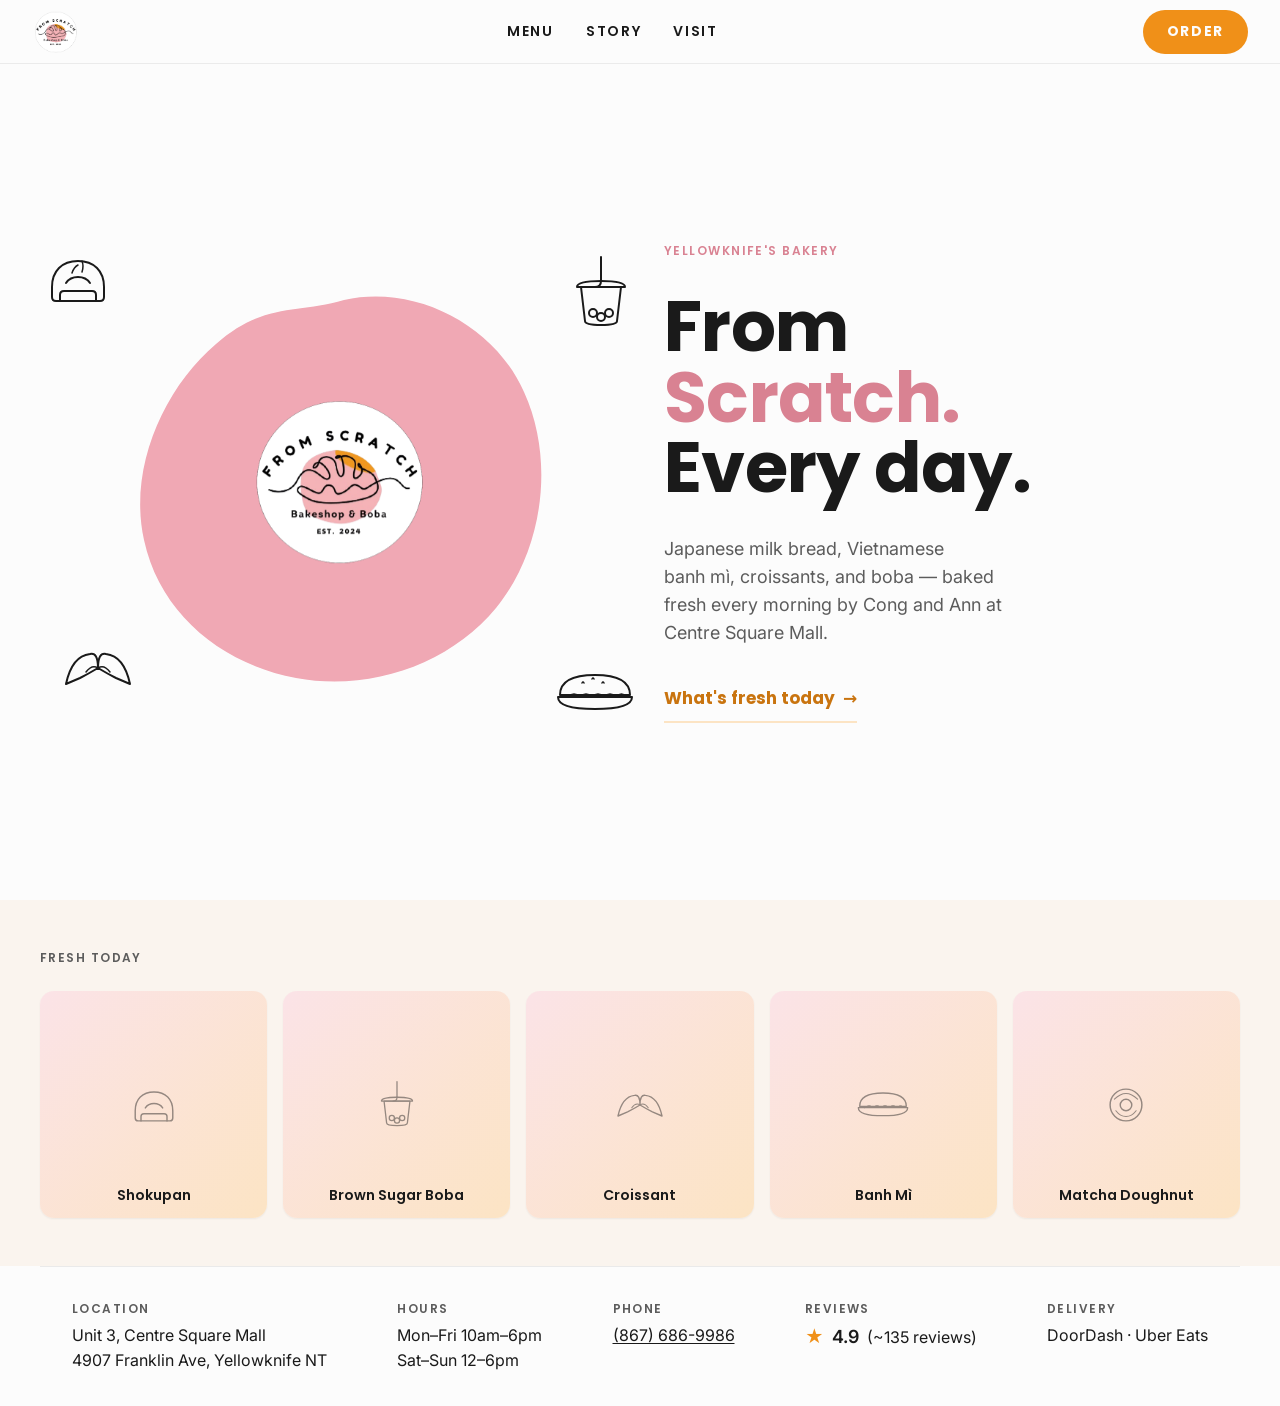
<file: heroes/hero-b-paper-line.html>
<!DOCTYPE html>
<html lang="en">
<head>
  <meta charset="UTF-8">
  <meta name="viewport" content="width=device-width, initial-scale=1.0">
  <meta name="description" content="From Scratch Bakeshop &amp; Boba — scratch-made Japanese breads, Vietnamese banh mì, and boba in Yellowknife, NT. Baked fresh every morning.">
  <title>From Scratch Bakeshop &amp; Boba — Yellowknife</title>

  <!-- Brand tokens -->
  <link rel="stylesheet" href="../css/tokens.css">

  <!-- Google Fonts: Poppins + Inter -->
  <link rel="preconnect" href="https://fonts.googleapis.com">
  <link rel="preconnect" href="https://fonts.gstatic.com" crossorigin>
  <link href="https://fonts.googleapis.com/css2?family=Inter:wght@400;500&family=Poppins:wght@600;700&display=swap" rel="stylesheet">

  <style>
    /* ─── Reset & base ─── */
    *, *::before, *::after { box-sizing: border-box; margin: 0; padding: 0; }

    html { scroll-behavior: smooth; }

    body {
      background-color: var(--brand-paper);
      color: var(--brand-ink);
      font-family: var(--font-body);
      font-size: var(--text-body);
      line-height: var(--leading-body);
      -webkit-font-smoothing: antialiased;
    }

    /* ─── Focus visible ─── */
    :focus-visible {
      outline: 2.5px solid var(--brand-amber);
      outline-offset: 3px;
      border-radius: 4px;
    }

    /* ─── Sticky nav ─── */
    .nav {
      position: sticky;
      top: 0;
      z-index: 100;
      background: var(--brand-paper);
      border-bottom: 1px solid rgba(26,26,26,0.07);
      display: flex;
      align-items: center;
      justify-content: space-between;
      padding: var(--space-3) var(--space-8);
      height: 64px;
    }

    .nav-logo {
      display: flex;
      align-items: center;
      text-decoration: none;
      flex-shrink: 0;
    }

    .nav-logo img {
      height: 42px;
      width: auto;
      display: block;
    }

    .nav-links {
      display: flex;
      align-items: center;
      gap: var(--space-8);
      list-style: none;
    }

    .nav-links a {
      font-family: var(--font-display);
      font-weight: 600;
      font-size: var(--text-caption);
      letter-spacing: var(--tracking-label);
      text-transform: uppercase;
      color: var(--brand-ink);
      text-decoration: none;
      transition: color 150ms ease-out;
      min-height: 44px;
      display: inline-flex;
      align-items: center;
    }

    .nav-links a:hover { color: var(--brand-rose-deep); }

    .nav-order {
      background: var(--brand-amber);
      color: var(--brand-paper);
      font-family: var(--font-display);
      font-weight: 700;
      font-size: var(--text-caption);
      letter-spacing: var(--tracking-label);
      text-transform: uppercase;
      text-decoration: none;
      padding: 0 var(--space-6);
      height: 44px;
      border-radius: var(--radius-pill);
      display: inline-flex;
      align-items: center;
      transition: background 150ms ease-out, transform 150ms ease-out;
    }

    .nav-order:hover {
      background: var(--brand-amber-deep);
      transform: scale(1.02);
    }

    .nav-order:active { transform: scale(0.98); }

    /* ─── Hero layout ─── */
    .hero {
      min-height: calc(100svh - 64px);
      padding: var(--space-12) var(--space-8);
      display: grid;
      grid-template-columns: 1fr 1fr;
      align-items: center;
      gap: var(--space-12);
      max-width: 1200px;
      margin: 0 auto;
      position: relative;
    }

    /* ─── Left column: blob + logo ─── */
    .hero-visual {
      display: flex;
      align-items: center;
      justify-content: center;
      position: relative;
    }

    .blob-wrap {
      position: relative;
      width: clamp(260px, 40vw, 440px);
      aspect-ratio: 1;
      display: flex;
      align-items: center;
      justify-content: center;
    }

    /* The SVG blob sits as a background layer */
    .blob-svg {
      position: absolute;
      inset: 0;
      width: 100%;
      height: 100%;
      transform-origin: center center;
      /* animation applied via JS after load */
    }

    .hero-logo {
      position: relative;
      z-index: 2;
      width: clamp(140px, 22vw, 200px);
      height: auto;
      display: block;
    }

    /* ─── Scattered line-art icons ─── */
    .icon-scatter {
      position: absolute;
      inset: -40px;
      pointer-events: none;
    }

    .line-icon {
      position: absolute;
      overflow: visible;
    }

    /* icon positions */
    .icon-bread   { top: 4%; left: -8%; }
    .icon-boba    { top: 6%; right: -6%; }
    .icon-croissant { bottom: 8%; left: -5%; }
    .icon-banhmi  { bottom: 4%; right: -7%; }

    /* ─── Right column: headline + CTA ─── */
    .hero-text {
      display: flex;
      flex-direction: column;
      align-items: flex-start;
      gap: var(--space-8);
    }

    .hero-eyebrow {
      font-family: var(--font-display);
      font-weight: 600;
      font-size: var(--text-label);
      letter-spacing: var(--tracking-label);
      text-transform: uppercase;
      color: var(--brand-rose-deep);
    }

    .hero-h1 {
      font-family: var(--font-display);
      font-weight: var(--weight-display);
      font-size: clamp(3rem, 5.5vw, 4.5rem);
      line-height: 1.0;
      color: var(--brand-ink);
      letter-spacing: -0.01em;
    }

    /* each word on its own line, animated separately */
    .hero-h1 .line {
      display: block;
    }

    .hero-h1 .line-scratch {
      color: var(--brand-rose-deep);
    }

    .hero-sub {
      font-family: var(--font-body);
      font-size: var(--text-body-lg);
      color: var(--brand-ink-60);
      line-height: 1.55;
      max-width: 32ch;
    }

    .hero-cta {
      font-family: var(--font-display);
      font-weight: 700;
      font-size: 1.0625rem;
      color: var(--brand-amber-deep);
      text-decoration: none;
      display: inline-flex;
      align-items: center;
      gap: var(--space-2);
      min-height: 44px;
      transition: color 150ms ease-out, gap 150ms ease-out;
      border-bottom: 2px solid var(--brand-amber-soft);
      padding-bottom: 2px;
    }

    .hero-cta:hover {
      color: var(--brand-amber);
      gap: var(--space-3);
      border-bottom-color: var(--brand-amber);
    }

    .hero-cta-arrow {
      font-style: normal;
      transition: transform 150ms ease-out;
    }

    .hero-cta:hover .hero-cta-arrow {
      transform: translateX(4px);
    }

    /* ─── Animation states (JS adds .animated class) ─── */

    /* blob: starts at 0.9, transitions to 1.0 */
    .blob-svg {
      transform: scale(0.9);
    }

    .blob-svg.animate-blob {
      animation: blob-settle 600ms cubic-bezier(0.0, 0.0, 0.2, 1) forwards;
    }

    @keyframes blob-settle {
      from { transform: scale(0.9); opacity: 0.6; }
      to   { transform: scale(1.0); opacity: 1.0; }
    }

    /* blob slow drift (after settle) */
    .blob-svg.drifting {
      animation: blob-drift 7s ease-in-out infinite alternate;
    }

    @keyframes blob-drift {
      from { transform: translate(0, 0) scale(1.0); }
      to   { transform: translate(4px, -4px) scale(1.0); }
    }

    /* headline line fade-up */
    .hero-eyebrow,
    .hero-h1 .line,
    .hero-sub,
    .hero-cta {
      opacity: 0;
      transform: translateY(16px);
    }

    .hero-eyebrow.fade-up,
    .hero-h1 .line.fade-up,
    .hero-sub.fade-up,
    .hero-cta.fade-up {
      animation: fade-up 450ms cubic-bezier(0.0, 0.0, 0.2, 1) forwards;
    }

    @keyframes fade-up {
      from { opacity: 0; transform: translateY(16px); }
      to   { opacity: 1; transform: translateY(0); }
    }

    /* line-draw icons: default hidden stroke state */
    .line-icon path,
    .line-icon circle,
    .line-icon line,
    .line-icon polyline,
    .line-icon rect {
      stroke-dasharray: var(--dash-len, 300);
      stroke-dashoffset: var(--dash-len, 300);
    }

    .line-icon.draw path,
    .line-icon.draw circle,
    .line-icon.draw line,
    .line-icon.draw polyline,
    .line-icon.draw rect {
      animation: line-draw var(--draw-dur, 900ms) linear forwards;
    }

    @keyframes line-draw {
      from { stroke-dashoffset: var(--dash-len, 300); }
      to   { stroke-dashoffset: 0; }
    }

    /* ─── Product strip ─── */
    .product-strip {
      background: var(--brand-cream);
      padding: var(--space-12) var(--space-8);
    }

    .product-strip-inner {
      max-width: 1200px;
      margin: 0 auto;
    }

    .product-strip-label {
      font-family: var(--font-display);
      font-weight: 600;
      font-size: var(--text-label);
      letter-spacing: var(--tracking-label);
      text-transform: uppercase;
      color: var(--brand-ink-60);
      margin-bottom: var(--space-6);
    }

    .product-tiles {
      display: grid;
      grid-template-columns: repeat(5, 1fr);
      gap: var(--space-4);
    }

    .product-tile {
      aspect-ratio: 1;
      border-radius: var(--radius);
      overflow: hidden;
      position: relative;
      background: linear-gradient(135deg, var(--brand-rose-soft) 0%, var(--brand-amber-soft) 100%);
      display: flex;
      align-items: center;
      justify-content: center;
      box-shadow: var(--shadow-sm);

      /* scroll-in state */
      opacity: 0;
      transform: translateY(14px);
      transition: opacity 350ms cubic-bezier(0.0, 0.0, 0.2, 1),
                  transform 350ms cubic-bezier(0.0, 0.0, 0.2, 1),
                  box-shadow 150ms ease-out;
    }

    .product-tile:hover {
      box-shadow: var(--shadow-rose);
      transform: scale(1.02) translateY(0);
    }

    .product-tile.visible {
      opacity: 1;
      transform: translateY(0);
    }

    .product-tile svg {
      opacity: 0.45;
    }

    .product-tile-label {
      position: absolute;
      bottom: var(--space-3);
      left: 0;
      right: 0;
      text-align: center;
      font-family: var(--font-display);
      font-weight: 600;
      font-size: var(--text-caption);
      color: var(--brand-ink);
    }

    /* ─── Info strip ─── */
    .info-strip {
      padding: var(--space-8);
      max-width: 1200px;
      margin: 0 auto;
      display: flex;
      flex-wrap: wrap;
      gap: var(--space-8);
      align-items: flex-start;
      justify-content: space-between;
      border-top: 1px solid rgba(26,26,26,0.08);
    }

    .info-block {
      display: flex;
      flex-direction: column;
      gap: var(--space-1);
    }

    .info-label {
      font-family: var(--font-display);
      font-weight: 600;
      font-size: var(--text-label);
      letter-spacing: var(--tracking-label);
      text-transform: uppercase;
      color: var(--brand-ink-60);
    }

    .info-value {
      font-size: var(--text-body);
      color: var(--brand-ink);
    }

    .info-value a {
      color: var(--brand-ink);
      text-decoration: underline;
      text-underline-offset: 2px;
    }

    .stars {
      display: inline-flex;
      align-items: center;
      gap: var(--space-2);
      font-size: var(--text-body-lg);
      font-weight: 600;
    }

    .star-glyph { color: var(--brand-amber); }

    /* ─── Mobile ─── */
    @media (max-width: 720px) {
      .nav {
        padding: var(--space-3) var(--space-4);
      }

      .nav-links {
        display: none; /* full nav hidden on mobile — hamburger out of scope */
      }

      .hero {
        grid-template-columns: 1fr;
        padding: var(--space-8) var(--space-4);
        gap: var(--space-8);
        min-height: auto;
      }

      .hero-visual {
        order: 1;
      }

      .hero-text {
        order: 2;
      }

      .blob-wrap {
        width: clamp(200px, 70vw, 300px);
      }

      .hero-logo {
        width: clamp(110px, 38vw, 160px);
      }

      .icon-bread   { top: 2%; left: -12%; }
      .icon-boba    { top: 2%; right: -10%; }
      .icon-croissant { bottom: 2%; left: -10%; }
      .icon-banhmi  { bottom: 2%; right: -10%; }

      .product-tiles {
        grid-template-columns: repeat(3, 1fr);
        gap: var(--space-3);
      }

      .product-tile:nth-child(n+4) {
        display: none; /* show 3 tiles on mobile */
      }

      .info-strip {
        padding: var(--space-6) var(--space-4);
        gap: var(--space-6);
      }
    }

    /* ─── Reduced motion ─── */
    @media (prefers-reduced-motion: reduce) {
      .blob-svg {
        transform: scale(1.0) !important;
        opacity: 1 !important;
        animation: none !important;
      }

      .hero-eyebrow,
      .hero-h1 .line,
      .hero-sub,
      .hero-cta {
        opacity: 1 !important;
        transform: none !important;
        animation: none !important;
      }

      .line-icon path,
      .line-icon circle,
      .line-icon line,
      .line-icon polyline,
      .line-icon rect {
        stroke-dashoffset: 0 !important;
        animation: none !important;
      }

      .product-tile {
        opacity: 1 !important;
        transform: none !important;
        transition: box-shadow 150ms ease-out !important;
      }

      * { animation-duration: 0.01ms !important; transition-duration: 0.01ms !important; }
    }
  </style>
</head>
<body>

  <!-- ─── Sticky nav ─── -->
  <header>
    <nav class="nav" aria-label="Main navigation">
      <a href="#" class="nav-logo" aria-label="From Scratch Bakeshop & Boba — home">
        <img src="../assets/Logo_From_scratch.png" alt="From Scratch logo" height="42">
      </a>
      <ul class="nav-links" role="list">
        <li><a href="#menu">Menu</a></li>
        <li><a href="#story">Story</a></li>
        <li><a href="#visit">Visit</a></li>
      </ul>
      <a href="https://www.doordash.com" class="nav-order" rel="noopener noreferrer">
        Order
      </a>
    </nav>
  </header>

  <!-- ─── Hero ─── -->
  <main>
    <section class="hero" aria-label="Hero">

      <!-- LEFT: blob + logo + scattered icons -->
      <div class="hero-visual" aria-hidden="true">
        <div class="blob-wrap">

          <!-- Scattered line-art icons around the blob -->
          <div class="icon-scatter" aria-hidden="true">

            <!-- Bread loaf icon -->
            <svg class="line-icon icon-bread"
                 width="72" height="72" viewBox="0 0 72 72"
                 fill="none"
                 style="--dash-len:380; --draw-dur:950ms;"
                 aria-hidden="true">
              <path
                d="M10 44 C10 28 20 18 36 18 C52 18 62 28 62 44 L62 54 Q62 58 58 58 L14 58 Q10 58 10 54 Z"
                stroke="#1A1A1A" stroke-width="2" stroke-linecap="round" stroke-linejoin="round"/>
              <path
                d="M18 58 L18 52 Q18 48 22 48 L50 48 Q54 48 54 52 L54 58"
                stroke="#1A1A1A" stroke-width="2" stroke-linecap="round" stroke-linejoin="round"/>
              <path
                d="M24 40 Q28 34 36 34 Q44 34 48 40"
                stroke="#1A1A1A" stroke-width="2" stroke-linecap="round" fill="none"/>
              <path
                d="M30 30 Q32 24 36 22"
                stroke="#1A1A1A" stroke-width="1.5" stroke-linecap="round"/>
              <path
                d="M40 29 Q42 23 40 18"
                stroke="#1A1A1A" stroke-width="1.5" stroke-linecap="round"/>
            </svg>

            <!-- Boba cup icon -->
            <svg class="line-icon icon-boba"
                 width="68" height="80" viewBox="0 0 68 80"
                 fill="none"
                 style="--dash-len:400; --draw-dur:1000ms;"
                 aria-hidden="true">
              <!-- straw -->
              <line x1="34" y1="4" x2="34" y2="28"
                    stroke="#1A1A1A" stroke-width="2" stroke-linecap="round"/>
              <!-- straw bend -->
              <path d="M34 28 Q34 34 28 34"
                    stroke="#1A1A1A" stroke-width="2" stroke-linecap="round" fill="none"/>
              <!-- cup body -->
              <path d="M14 34 L18 68 Q18 72 34 72 Q50 72 50 68 L54 34 Z"
                    stroke="#1A1A1A" stroke-width="2" stroke-linecap="round" stroke-linejoin="round"/>
              <!-- lid -->
              <path d="M10 34 Q10 28 34 28 Q58 28 58 34 L14 34 Z"
                    stroke="#1A1A1A" stroke-width="2" stroke-linecap="round" stroke-linejoin="round"/>
              <!-- pearls -->
              <circle cx="26" cy="60" r="4" stroke="#1A1A1A" stroke-width="2"/>
              <circle cx="34" cy="64" r="4" stroke="#1A1A1A" stroke-width="2"/>
              <circle cx="42" cy="60" r="4" stroke="#1A1A1A" stroke-width="2"/>
            </svg>

            <!-- Croissant icon -->
            <svg class="line-icon icon-croissant"
                 width="80" height="64" viewBox="0 0 80 64"
                 fill="none"
                 style="--dash-len:360; --draw-dur:880ms;"
                 aria-hidden="true">
              <path d="M8 48 Q14 20 32 18 Q40 16 40 32 Q40 16 48 18 Q66 20 72 48 L58 42 Q50 38 40 32 Q30 38 22 42 Z"
                    stroke="#1A1A1A" stroke-width="2" stroke-linecap="round" stroke-linejoin="round"/>
              <path d="M28 36 Q34 28 40 32 Q46 28 52 36"
                    stroke="#1A1A1A" stroke-width="1.5" stroke-linecap="round" fill="none"/>
            </svg>

            <!-- Banh mì icon -->
            <svg class="line-icon icon-banhmi"
                 width="90" height="56" viewBox="0 0 90 56"
                 fill="none"
                 style="--dash-len:420; --draw-dur:980ms;"
                 aria-hidden="true">
              <!-- bun top -->
              <path d="M10 30 Q10 10 45 10 Q80 10 80 30 Z"
                    stroke="#1A1A1A" stroke-width="2" stroke-linecap="round" stroke-linejoin="round"/>
              <!-- bun bottom -->
              <path d="M8 32 L82 32 Q82 44 45 44 Q8 44 8 32 Z"
                    stroke="#1A1A1A" stroke-width="2" stroke-linecap="round" stroke-linejoin="round"/>
              <!-- filling lines -->
              <path d="M18 32 Q24 26 30 32 Q36 26 42 32 Q48 26 54 32 Q60 26 66 32 Q72 26 76 32"
                    stroke="#1A1A1A" stroke-width="1.5" stroke-linecap="round" fill="none"/>
              <!-- sesame seeds on top -->
              <path d="M32 18 Q33 16 34 18" stroke="#1A1A1A" stroke-width="1.5" stroke-linecap="round"/>
              <path d="M42 14 Q43 12 44 14" stroke="#1A1A1A" stroke-width="1.5" stroke-linecap="round"/>
              <path d="M52 18 Q53 16 54 18" stroke="#1A1A1A" stroke-width="1.5" stroke-linecap="round"/>
            </svg>
          </div>

          <!-- Rose blob SVG -->
          <svg class="blob-svg" viewBox="0 0 440 440"
               xmlns="http://www.w3.org/2000/svg"
               aria-hidden="true">
            <path
              d="
                M 220 38
                C 290 22, 370 62, 400 130
                C 432 200, 418 290, 372 346
                C 326 402, 246 430, 172 416
                C 98 402, 36 352, 20 278
                C 4 206, 40 126, 92 82
                C 140 40, 172 52, 220 38 Z
              "
              fill="#F0A8B4"
            />
          </svg>

          <!-- Logo centered in blob -->
          <img class="hero-logo"
               src="../assets/Logo_From_scratch.png"
               alt="From Scratch Bakeshop &amp; Boba"
               width="180"
               height="150">
        </div>
      </div>

      <!-- RIGHT: headline + CTA -->
      <div class="hero-text">
        <p class="hero-eyebrow">Yellowknife's bakery</p>

        <h1 class="hero-h1" aria-label="From Scratch. Every day.">
          <span class="line line-from">From</span>
          <span class="line line-scratch">Scratch.</span>
          <span class="line line-everyday">Every day.</span>
        </h1>

        <p class="hero-sub">
          Japanese milk bread, Vietnamese banh&nbsp;mì, croissants, and boba —
          baked fresh every morning by Cong and Ann at Centre&nbsp;Square&nbsp;Mall.
        </p>

        <a href="#menu" class="hero-cta">
          What's fresh today
          <span class="hero-cta-arrow" aria-hidden="true">→</span>
        </a>
      </div>
    </section>

    <!-- ─── Product strip ─── -->
    <section class="product-strip" id="menu" aria-label="Fresh today">
      <div class="product-strip-inner">
        <p class="product-strip-label">Fresh today</p>

        <ul class="product-tiles" role="list">

          <!-- Tile 1: Shokupan -->
          <!-- replace with real IG product photos (Q5) -->
          <li class="product-tile" aria-label="Shokupan — Japanese milk bread">
            <svg width="52" height="52" viewBox="0 0 72 72" fill="none" aria-hidden="true">
              <path d="M10 44 C10 28 20 18 36 18 C52 18 62 28 62 44 L62 54 Q62 58 58 58 L14 58 Q10 58 10 54 Z"
                    stroke="#1A1A1A" stroke-width="2" stroke-linecap="round" stroke-linejoin="round"/>
              <path d="M18 58 L18 52 Q18 48 22 48 L50 48 Q54 48 54 52 L54 58"
                    stroke="#1A1A1A" stroke-width="2" stroke-linecap="round" stroke-linejoin="round"/>
              <path d="M24 40 Q28 34 36 34 Q44 34 48 40"
                    stroke="#1A1A1A" stroke-width="2" stroke-linecap="round" fill="none"/>
            </svg>
            <span class="product-tile-label">Shokupan</span>
          </li>

          <!-- Tile 2: Boba -->
          <!-- replace with real IG product photos (Q5) -->
          <li class="product-tile" aria-label="Brown Sugar Boba">
            <svg width="44" height="52" viewBox="0 0 68 80" fill="none" aria-hidden="true">
              <line x1="34" y1="4" x2="34" y2="28" stroke="#1A1A1A" stroke-width="2" stroke-linecap="round"/>
              <path d="M34 28 Q34 34 28 34" stroke="#1A1A1A" stroke-width="2" stroke-linecap="round" fill="none"/>
              <path d="M14 34 L18 68 Q18 72 34 72 Q50 72 50 68 L54 34 Z"
                    stroke="#1A1A1A" stroke-width="2" stroke-linecap="round" stroke-linejoin="round"/>
              <path d="M10 34 Q10 28 34 28 Q58 28 58 34 L14 34 Z"
                    stroke="#1A1A1A" stroke-width="2" stroke-linecap="round" stroke-linejoin="round"/>
              <circle cx="26" cy="60" r="4" stroke="#1A1A1A" stroke-width="2"/>
              <circle cx="34" cy="64" r="4" stroke="#1A1A1A" stroke-width="2"/>
              <circle cx="42" cy="60" r="4" stroke="#1A1A1A" stroke-width="2"/>
            </svg>
            <span class="product-tile-label">Brown Sugar Boba</span>
          </li>

          <!-- Tile 3: Croissant -->
          <!-- replace with real IG product photos (Q5) -->
          <li class="product-tile" aria-label="Croissant">
            <svg width="56" height="44" viewBox="0 0 80 64" fill="none" aria-hidden="true">
              <path d="M8 48 Q14 20 32 18 Q40 16 40 32 Q40 16 48 18 Q66 20 72 48 L58 42 Q50 38 40 32 Q30 38 22 42 Z"
                    stroke="#1A1A1A" stroke-width="2" stroke-linecap="round" stroke-linejoin="round"/>
              <path d="M28 36 Q34 28 40 32 Q46 28 52 36"
                    stroke="#1A1A1A" stroke-width="1.5" stroke-linecap="round" fill="none"/>
            </svg>
            <span class="product-tile-label">Croissant</span>
          </li>

          <!-- Tile 4: Banh mì -->
          <!-- replace with real IG product photos (Q5) -->
          <li class="product-tile" aria-label="Banh Mì">
            <svg width="60" height="38" viewBox="0 0 90 56" fill="none" aria-hidden="true">
              <path d="M10 30 Q10 10 45 10 Q80 10 80 30 Z"
                    stroke="#1A1A1A" stroke-width="2" stroke-linecap="round" stroke-linejoin="round"/>
              <path d="M8 32 L82 32 Q82 44 45 44 Q8 44 8 32 Z"
                    stroke="#1A1A1A" stroke-width="2" stroke-linecap="round" stroke-linejoin="round"/>
              <path d="M18 32 Q24 26 30 32 Q36 26 42 32 Q48 26 54 32 Q60 26 66 32 Q72 26 76 32"
                    stroke="#1A1A1A" stroke-width="1.5" stroke-linecap="round" fill="none"/>
            </svg>
            <span class="product-tile-label">Banh Mì</span>
          </li>

          <!-- Tile 5: Matcha -->
          <!-- replace with real IG product photos (Q5) -->
          <li class="product-tile" aria-label="Matcha Cream Doughnut">
            <svg width="52" height="52" viewBox="0 0 72 72" fill="none" aria-hidden="true">
              <circle cx="36" cy="36" r="22" stroke="#1A1A1A" stroke-width="2"/>
              <circle cx="36" cy="36" r="8" stroke="#1A1A1A" stroke-width="2"/>
              <path d="M20 28 Q28 20 36 20 Q44 20 52 28"
                    stroke="#1A1A1A" stroke-width="1.5" stroke-linecap="round" fill="none"/>
              <path d="M22 44 Q28 52 36 52 Q44 52 50 44"
                    stroke="#1A1A1A" stroke-width="1.5" stroke-linecap="round" fill="none"/>
            </svg>
            <span class="product-tile-label">Matcha Doughnut</span>
          </li>

        </ul>
      </div>
    </section>

    <!-- ─── Info strip ─── -->
    <footer class="info-strip" id="visit" aria-label="Visit us">
      <div class="info-block">
        <span class="info-label">Location</span>
        <span class="info-value">Unit 3, Centre Square Mall<br>4907 Franklin Ave, Yellowknife NT</span>
      </div>
      <div class="info-block">
        <span class="info-label">Hours</span>
        <span class="info-value">Mon–Fri 10am–6pm<br>Sat–Sun 12–6pm</span>
      </div>
      <div class="info-block">
        <span class="info-label">Phone</span>
        <span class="info-value"><a href="tel:+18676869986">(867) 686-9986</a></span>
      </div>
      <div class="info-block">
        <span class="info-label">Reviews</span>
        <span class="info-value">
          <span class="stars">
            <span class="star-glyph" aria-hidden="true">★</span>
            4.9
          </span>
          &nbsp;(~135 reviews)
        </span>
      </div>
      <div class="info-block">
        <span class="info-label">Delivery</span>
        <span class="info-value">DoorDash · Uber Eats</span>
      </div>
    </footer>
  </main>

  <!-- ─── Motion JS (vanilla, respects prefers-reduced-motion) ─── -->
  <script>
    (function () {
      // Check reduced-motion preference up front
      const reduced = window.matchMedia('(prefers-reduced-motion: reduce)').matches;

      if (reduced) {
        // Show everything immediately — no animation
        document.querySelectorAll(
          '.hero-eyebrow, .hero-h1 .line, .hero-sub, .hero-cta'
        ).forEach(function(el) {
          el.style.opacity = '1';
          el.style.transform = 'none';
        });

        document.querySelectorAll('.line-icon path, .line-icon circle, .line-icon line, .line-icon polyline, .line-icon rect').forEach(function(el) {
          el.style.strokeDashoffset = '0';
        });

        document.querySelectorAll('.product-tile').forEach(function(el) {
          el.style.opacity = '1';
          el.style.transform = 'none';
        });

        return; // bail — no motion
      }

      // ── 1. Blob settle → then start slow drift ──
      var blob = document.querySelector('.blob-svg');
      if (blob) {
        blob.classList.add('animate-blob');
        blob.addEventListener('animationend', function () {
          blob.classList.remove('animate-blob');
          blob.style.transform = 'scale(1.0)';
          blob.style.opacity = '1';
          blob.classList.add('drifting');
        }, { once: true });
      }

      // ── 2. Headline + CTA staggered fade-up ──
      var textEls = [
        '.hero-eyebrow',
        '.hero-h1 .line-from',
        '.hero-h1 .line-scratch',
        '.hero-h1 .line-everyday',
        '.hero-sub',
        '.hero-cta'
      ];

      textEls.forEach(function(sel, i) {
        var el = document.querySelector(sel);
        if (!el) return;
        el.style.animationDelay = (80 + i * 90) + 'ms';
        el.classList.add('fade-up');
      });

      // ── 3. Line-art icons staggered draw ──
      var icons = document.querySelectorAll('.icon-scatter .line-icon');
      icons.forEach(function(icon, i) {
        var delay = 300 + i * 160; // ms, staggered after blob settles
        setTimeout(function () {
          icon.classList.add('draw');
        }, delay);
      });

      // ── 4. Product tiles scroll-in (IntersectionObserver) ──
      var tiles = document.querySelectorAll('.product-tile');
      if ('IntersectionObserver' in window) {
        var tileObserver = new IntersectionObserver(function(entries) {
          entries.forEach(function(entry) {
            if (entry.isIntersecting) {
              var tile = entry.target;
              var idx = Array.prototype.indexOf.call(tiles, tile);
              tile.style.transitionDelay = (idx * 65) + 'ms';
              tile.classList.add('visible');
              tileObserver.unobserve(tile);
            }
          });
        }, { threshold: 0.15 });

        tiles.forEach(function(tile) {
          tileObserver.observe(tile);
        });
      } else {
        // Fallback: show all immediately
        tiles.forEach(function(tile) {
          tile.classList.add('visible');
        });
      }
    })();
  </script>
</body>
</html>
</file>
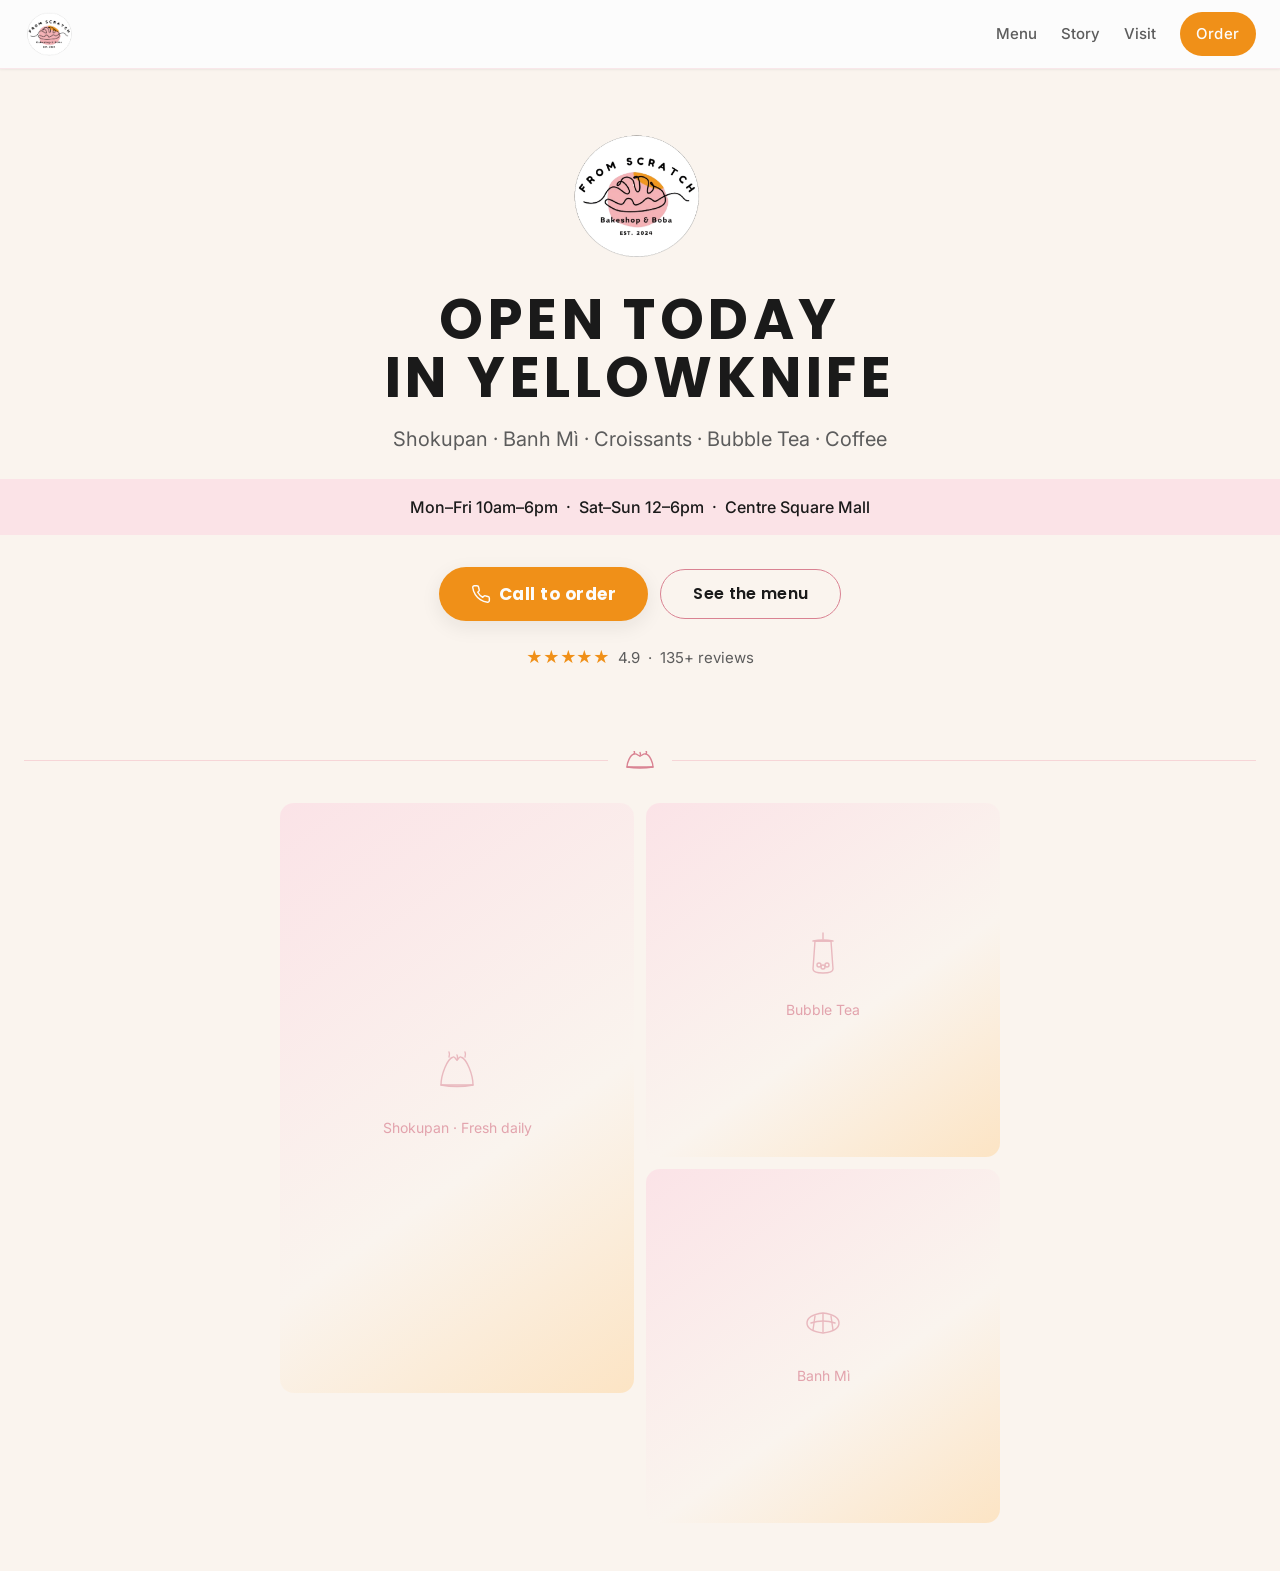
<file: heroes/hero-c-daily-board.html>
<!DOCTYPE html>
<html lang="en">
<head>
  <meta charset="UTF-8">
  <meta name="viewport" content="width=device-width, initial-scale=1.0">
  <meta name="description" content="From Scratch Bakeshop & Boba — handmade Japanese breads, banh mì, croissants, and bubble tea in Yellowknife. Open daily at Centre Square Mall.">
  <title>From Scratch Bakeshop & Boba · Yellowknife</title>

  <!-- Brand tokens -->
  <link rel="stylesheet" href="../css/tokens.css">

  <!-- Google Fonts: Poppins 600/700, Inter 400/500 -->
  <link rel="preconnect" href="https://fonts.googleapis.com">
  <link rel="preconnect" href="https://fonts.gstatic.com" crossorigin>
  <link href="https://fonts.googleapis.com/css2?family=Poppins:wght@600;700&family=Inter:wght@400;500&display=swap" rel="stylesheet">

  <style>
    /* ─── Reset & base ─── */
    *, *::before, *::after { box-sizing: border-box; margin: 0; padding: 0; }

    html { scroll-behavior: smooth; }

    body {
      background: var(--brand-cream);
      color: var(--brand-ink);
      font-family: var(--font-body);
      font-size: var(--text-body);
      line-height: var(--leading-body);
      -webkit-font-smoothing: antialiased;
    }

    a { color: inherit; text-decoration: none; }
    img { display: block; max-width: 100%; }

    /* ─── Sticky nav ─── */
    .nav {
      position: sticky;
      top: 0;
      z-index: 100;
      background: var(--brand-paper);
      border-bottom: 1px solid rgba(240, 168, 180, 0.25);
      box-shadow: var(--shadow-sm);
      display: flex;
      align-items: center;
      justify-content: space-between;
      padding: var(--space-3) var(--space-6);
      gap: var(--space-4);
    }

    .nav-logo {
      height: 44px;
      width: auto;
      flex-shrink: 0;
    }

    .nav-links {
      display: flex;
      align-items: center;
      gap: var(--space-6);
      list-style: none;
    }

    .nav-links a {
      font-family: var(--font-body);
      font-weight: 500;
      font-size: 0.9375rem;
      color: var(--brand-ink-60);
      transition: color 150ms ease-out;
    }

    .nav-links a:hover,
    .nav-links a:focus-visible {
      color: var(--brand-ink);
    }

    .nav-cta {
      display: inline-flex;
      align-items: center;
      justify-content: center;
      background: var(--brand-amber);
      color: var(--brand-paper) !important;
      font-family: var(--font-display);
      font-weight: 600;
      font-size: 0.875rem;
      letter-spacing: 0.04em;
      padding: var(--space-2) var(--space-4);
      border-radius: var(--radius-pill);
      min-height: 44px;
      transition: background 150ms ease-out, transform 150ms ease-out;
    }

    .nav-cta:hover,
    .nav-cta:focus-visible {
      background: var(--brand-amber-deep);
      transform: scale(1.02);
    }

    .nav-cta:active { transform: scale(0.98); }

    /* hide text links on very small screens, keep CTA */
    @media (max-width: 480px) {
      .nav-links li:not(:last-child) { display: none; }
    }

    /* ─── Hero section ─── */
    .hero {
      background: var(--brand-cream);
      display: flex;
      flex-direction: column;
      align-items: center;
      text-align: center;
      padding: var(--space-12) var(--space-6) var(--space-8);
      gap: 0;
    }

    /* Logo */
    .hero-logo {
      width: clamp(110px, 30vw, 150px);
      height: auto;
      margin-bottom: var(--space-8);
      opacity: 0;
      transform: translateY(14px);
    }

    /* H1 */
    .hero-h1 {
      font-family: var(--font-display);
      font-weight: 700;
      font-size: clamp(2.1rem, 6vw + 1rem, 3.5rem);
      line-height: 1.05;
      letter-spacing: 0.08em;
      text-transform: uppercase;
      color: var(--brand-ink);
      max-width: 18ch;
      margin-bottom: var(--space-4);
      opacity: 0;
      transform: translateY(14px);
    }

    /* Subline */
    .hero-sub {
      font-family: var(--font-body);
      font-weight: 400;
      font-size: clamp(1rem, 2.5vw, 1.25rem);
      color: var(--brand-ink-60);
      max-width: 38ch;
      line-height: 1.55;
      margin-bottom: var(--space-6);
      opacity: 0;
      transform: translateY(14px);
    }

    /* Hours band */
    .hours-band {
      width: 100vw;
      background: var(--brand-rose-soft);
      padding: var(--space-4) var(--space-6);
      font-family: var(--font-body);
      font-weight: 500;
      font-size: clamp(0.875rem, 2vw, 1rem);
      color: var(--brand-ink);
      line-height: 1.5;
      margin-bottom: var(--space-8);
      opacity: 0;
    }

    /* CTA group */
    .hero-ctas {
      display: flex;
      flex-direction: column;
      align-items: center;
      gap: var(--space-3);
      width: 100%;
      max-width: 320px;
      margin-bottom: var(--space-6);
      opacity: 0;
      transform: translateY(14px);
    }

    .btn-primary {
      display: inline-flex;
      align-items: center;
      justify-content: center;
      gap: var(--space-2);
      width: 100%;
      min-height: 54px;
      background: var(--brand-amber);
      color: var(--brand-paper);
      font-family: var(--font-display);
      font-weight: 700;
      font-size: 1.0625rem;
      letter-spacing: 0.03em;
      border-radius: var(--radius-pill);
      box-shadow: var(--shadow-md);
      transition: background 150ms ease-out, transform 150ms ease-out, box-shadow 150ms ease-out;
      cursor: pointer;
      border: none;
      text-decoration: none;
    }

    .btn-primary:hover,
    .btn-primary:focus-visible {
      background: var(--brand-amber-deep);
      transform: scale(1.02);
      box-shadow: 0 8px 24px rgba(240, 144, 24, 0.28);
    }

    .btn-primary:active { transform: scale(0.98); }

    .btn-primary:focus-visible {
      outline: 3px solid var(--brand-amber);
      outline-offset: 3px;
    }

    /* phone icon inline SVG */
    .icon-phone {
      width: 20px;
      height: 20px;
      flex-shrink: 0;
    }

    .btn-secondary {
      display: inline-flex;
      align-items: center;
      justify-content: center;
      width: 100%;
      min-height: 50px;
      background: transparent;
      color: var(--brand-ink);
      font-family: var(--font-display);
      font-weight: 600;
      font-size: 1rem;
      letter-spacing: 0.02em;
      border: 1.5px solid var(--brand-rose-deep);
      border-radius: var(--radius-pill);
      transition: background 150ms ease-out, transform 150ms ease-out, border-color 150ms ease-out;
      cursor: pointer;
      text-decoration: none;
    }

    .btn-secondary:hover,
    .btn-secondary:focus-visible {
      background: var(--brand-rose-soft);
      border-color: var(--brand-rose);
      transform: scale(1.02);
    }

    .btn-secondary:active { transform: scale(0.98); }

    .btn-secondary:focus-visible {
      outline: 3px solid var(--brand-rose);
      outline-offset: 3px;
    }

    /* Trust line */
    .hero-trust {
      font-family: var(--font-body);
      font-size: 0.9375rem;
      color: var(--brand-ink-60);
      display: flex;
      align-items: center;
      gap: var(--space-2);
      opacity: 0;
      transform: translateY(10px);
    }

    .hero-trust .stars {
      color: var(--brand-amber);
      font-size: 1rem;
      letter-spacing: -0.02em;
    }

    /* ─── Line-art divider ─── */
    .divider {
      width: 100%;
      display: flex;
      align-items: center;
      gap: var(--space-4);
      padding: var(--space-8) var(--space-6) 0;
      opacity: 0;
      transform: translateY(10px);
    }

    .divider-line {
      flex: 1;
      height: 1px;
      background: var(--brand-rose);
      opacity: 0.4;
    }

    /* Inline bread line-art SVG at center */
    .divider-motif {
      flex-shrink: 0;
      color: var(--brand-rose-deep);
    }

    /* ─── Photo grid (below the fold) ─── */
    .photo-section {
      padding: var(--space-8) var(--space-6) var(--space-12);
    }

    .photo-grid {
      display: grid;
      grid-template-columns: 1fr 1fr;
      grid-template-rows: auto auto;
      gap: var(--space-3);
      max-width: 560px;
      margin: 0 auto;
    }

    /* tall left photo spans 2 rows */
    .photo-item:first-child {
      grid-row: 1 / 3;
    }

    .photo-placeholder {
      background: linear-gradient(
        145deg,
        var(--brand-rose-soft) 0%,
        var(--brand-cream) 60%,
        var(--brand-amber-soft) 100%
      );
      border-radius: var(--radius);
      display: flex;
      flex-direction: column;
      align-items: center;
      justify-content: center;
      gap: var(--space-3);
      color: var(--brand-rose-deep);
      overflow: hidden;
      position: relative;
    }

    .photo-placeholder--tall { aspect-ratio: 3 / 5; }
    .photo-placeholder--square { aspect-ratio: 1 / 1; }

    .photo-placeholder-label {
      font-family: var(--font-body);
      font-size: var(--text-caption);
      color: var(--brand-rose-deep);
      opacity: 0.7;
      text-align: center;
      padding: var(--space-2);
    }

    /* Line-art icons inside placeholders */
    .placeholder-icon {
      width: 48px;
      height: 48px;
      opacity: 0.5;
    }

    /* scroll-reveal for photo cards */
    .photo-item {
      opacity: 0;
      transform: translateY(16px);
    }

    /* ─── Animation classes (added by JS) ─── */
    .is-visible {
      animation: fadeUp 400ms cubic-bezier(0.0, 0.0, 0.2, 1) forwards;
    }

    @keyframes fadeUp {
      to {
        opacity: 1;
        transform: translateY(0);
      }
    }

    /* Hours band uses fade-only (no translateY — it's full-width) */
    .hours-band.is-visible {
      animation: fadeIn 380ms cubic-bezier(0.0, 0.0, 0.2, 1) forwards;
    }

    @keyframes fadeIn {
      to { opacity: 1; }
    }

    /* ─── Reduced motion ─── */
    @media (prefers-reduced-motion: reduce) {
      .hero-logo,
      .hero-h1,
      .hero-sub,
      .hours-band,
      .hero-ctas,
      .hero-trust,
      .divider,
      .photo-item {
        opacity: 1 !important;
        transform: none !important;
        animation: none !important;
        transition: none !important;
      }

      .btn-primary:hover,
      .btn-primary:focus-visible,
      .btn-secondary:hover,
      .btn-secondary:focus-visible,
      .nav-cta:hover,
      .nav-cta:focus-visible {
        transform: none !important;
      }
    }

    /* ─── Desktop bump-ups ─── */
    @media (min-width: 640px) {
      .hero {
        padding-top: var(--space-16);
        padding-bottom: var(--space-12);
      }

      .hero-ctas {
        flex-direction: row;
        max-width: none;
        width: auto;
      }

      .btn-primary,
      .btn-secondary {
        width: auto;
        padding-left: var(--space-8);
        padding-right: var(--space-8);
      }
    }

    @media (min-width: 900px) {
      .photo-grid {
        max-width: 720px;
      }
    }
  </style>
</head>
<body>

  <!-- ─── Sticky nav ─── -->
  <header role="banner">
    <nav class="nav" aria-label="Main navigation">
      <img
        class="nav-logo"
        src="../assets/Logo_From_scratch.png"
        alt="From Scratch Bakeshop & Boba"
        width="44"
        height="44"
      >
      <ul class="nav-links" role="list">
        <li><a href="#menu">Menu</a></li>
        <li><a href="#story">Story</a></li>
        <li><a href="#visit">Visit</a></li>
        <li>
          <a class="nav-cta" href="tel:+18676869986" aria-label="Call to order: 867-686-9986">
            Order
          </a>
        </li>
      </ul>
    </nav>
  </header>

  <!-- ─── Hero ─── -->
  <main id="main">
    <section class="hero" aria-labelledby="hero-heading">

      <!-- Logo -->
      <img
        class="hero-logo js-anim"
        data-delay="0"
        src="../assets/Logo_From_scratch.png"
        alt="From Scratch Bakeshop & Boba — Yellowknife"
        width="150"
        height="150"
      >

      <!-- H1 — exactly one per page -->
      <h1 class="hero-h1 js-anim" data-delay="80" id="hero-heading">
        Open Today<br>in Yellowknife
      </h1>

      <!-- Subline -->
      <p class="hero-sub js-anim" data-delay="160">
        Shokupan · Banh Mì · Croissants · Bubble Tea · Coffee
      </p>

      <!-- Hours band — full-width, rose-soft -->
      <div class="hours-band js-anim hours-fade" data-delay="240" role="note" aria-label="Hours and location">
        Mon–Fri 10am–6pm &nbsp;·&nbsp; Sat–Sun 12–6pm &nbsp;·&nbsp; Centre Square Mall
      </div>

      <!-- CTAs -->
      <div class="hero-ctas js-anim" data-delay="320">
        <a
          class="btn-primary"
          href="tel:+18676869986"
          aria-label="Call to order — 867-686-9986"
        >
          <!-- Phone icon (single-stroke, brand line-art style) -->
          <svg class="icon-phone" viewBox="0 0 24 24" fill="none" stroke="currentColor" stroke-width="1.75" stroke-linecap="round" stroke-linejoin="round" aria-hidden="true" focusable="false">
            <path d="M22 16.92v3a2 2 0 01-2.18 2 19.79 19.79 0 01-8.63-3.07 19.5 19.5 0 01-6-6 19.79 19.79 0 01-3.07-8.67A2 2 0 014.11 2h3a2 2 0 012 1.72c.127.96.361 1.903.7 2.81a2 2 0 01-.45 2.11L8.09 9.91a16 16 0 006 6l1.27-1.27a2 2 0 012.11-.45c.907.339 1.85.573 2.81.7A2 2 0 0122 16.92z"/>
          </svg>
          Call to order
        </a>

        <a
          class="btn-secondary"
          href="#menu"
          aria-label="See the menu"
        >
          See the menu
        </a>
      </div>

      <!-- Trust signal -->
      <p class="hero-trust js-anim" data-delay="400" aria-label="4.9 stars, over 135 Google reviews">
        <span class="stars" aria-hidden="true">★★★★★</span>
        <span>4.9 &nbsp;·&nbsp; 135+ reviews</span>
      </p>

    </section>

    <!-- ─── Line-art divider ─── -->
    <div class="divider js-anim" data-delay="0" aria-hidden="true">
      <div class="divider-line"></div>
      <!-- Single-stroke bread motif -->
      <svg class="divider-motif" width="32" height="20" viewBox="0 0 32 20" fill="none" stroke="currentColor" stroke-width="1.4" stroke-linecap="round" stroke-linejoin="round" aria-hidden="true" focusable="false">
        <!-- simple loaf silhouette: one continuous line -->
        <path d="M3 16 C3 12 6 4 10 3 C13 2 14 5 16 5 C18 5 19 2 22 3 C26 4 29 12 29 16 Z"/>
        <path d="M3 16 Q16 18 29 16"/>
        <!-- steam wisps -->
        <path d="M10 3 Q11 1 10 0"/>
        <path d="M16 5 Q17 3 16 1.5"/>
        <path d="M22 3 Q23 1 22 0"/>
      </svg>
      <div class="divider-line"></div>
    </div>

    <!-- ─── Photo grid (below fold) ─── -->
    <!-- replace with real IG photos (Q5) -->
    <section class="photo-section" id="menu" aria-label="Menu preview photos">
      <div class="photo-grid">

        <!-- Tall left: shokupan / bread feature -->
        <div class="photo-item js-scroll-reveal" data-delay="0">
          <div class="photo-placeholder photo-placeholder--tall" role="img" aria-label="Fresh shokupan from the oven — photo coming soon">
            <svg class="placeholder-icon" viewBox="0 0 48 48" fill="none" stroke="currentColor" stroke-width="1.4" stroke-linecap="round" stroke-linejoin="round" aria-hidden="true">
              <!-- loaf -->
              <path d="M8 36 C8 26 14 10 20 8 C22 7 23 11 24 11 C25 11 26 7 28 8 C34 10 40 26 40 36 Z"/>
              <path d="M8 36 Q24 39 40 36"/>
              <path d="M16 8 Q17 5 16 3"/>
              <path d="M24 11 Q25 8 24 6"/>
              <path d="M32 8 Q33 5 32 3"/>
            </svg>
            <span class="photo-placeholder-label">Shokupan · Fresh daily</span>
          </div>
        </div>

        <!-- Top right: boba -->
        <div class="photo-item js-scroll-reveal" data-delay="80">
          <div class="photo-placeholder photo-placeholder--square" role="img" aria-label="Bubble tea — photo coming soon">
            <svg class="placeholder-icon" viewBox="0 0 48 48" fill="none" stroke="currentColor" stroke-width="1.4" stroke-linecap="round" stroke-linejoin="round" aria-hidden="true">
              <!-- boba cup -->
              <path d="M16 10 L14 38 Q14 42 24 42 Q34 42 34 38 L32 10 Z"/>
              <line x1="16" y1="10" x2="32" y2="10"/>
              <!-- lid + straw -->
              <path d="M14 10 Q24 8 34 10"/>
              <line x1="24" y1="8" x2="24" y2="2"/>
              <!-- pearls -->
              <circle cx="20" cy="34" r="2"/>
              <circle cx="24" cy="36" r="2"/>
              <circle cx="28" cy="34" r="2"/>
            </svg>
            <span class="photo-placeholder-label">Bubble Tea</span>
          </div>
        </div>

        <!-- Bottom right: banh mi -->
        <div class="photo-item js-scroll-reveal" data-delay="160">
          <div class="photo-placeholder photo-placeholder--square" role="img" aria-label="Banh Mì — photo coming soon">
            <svg class="placeholder-icon" viewBox="0 0 48 48" fill="none" stroke="currentColor" stroke-width="1.4" stroke-linecap="round" stroke-linejoin="round" aria-hidden="true">
              <!-- banh mi baguette -->
              <path d="M8 26 Q8 18 24 16 Q40 18 40 26 Q40 34 24 36 Q8 34 8 26 Z"/>
              <!-- score lines -->
              <path d="M16 19 L14 33"/>
              <path d="M24 17 L24 35"/>
              <path d="M32 19 L34 33"/>
              <!-- filling peek -->
              <path d="M12 26 Q24 22 36 26"/>
            </svg>
            <span class="photo-placeholder-label">Banh Mì</span>
          </div>
        </div>

      </div>
    </section>

  </main>

  <!-- ─── Animation script ─── -->
  <script>
    (function () {
      // Respect prefers-reduced-motion — bail early if so
      const prefersReduced = window.matchMedia('(prefers-reduced-motion: reduce)').matches;
      if (prefersReduced) return;

      // Hero elements: staggered fade-up on load
      const heroItems = document.querySelectorAll('.js-anim');
      heroItems.forEach(function (el) {
        const delay = parseInt(el.dataset.delay || '0', 10);
        const isHoursBand = el.classList.contains('hours-fade');

        requestAnimationFrame(function () {
          setTimeout(function () {
            if (isHoursBand) {
              el.style.animation = 'fadeIn 380ms cubic-bezier(0.0, 0.0, 0.2, 1) forwards';
            } else {
              el.style.animation = 'fadeUp 400ms cubic-bezier(0.0, 0.0, 0.2, 1) forwards';
            }
          }, delay + 120); // 120ms base offset so first paint is clean
        });
      });

      // Scroll-reveal for photo grid
      var scrollItems = document.querySelectorAll('.js-scroll-reveal');

      if ('IntersectionObserver' in window) {
        var observer = new IntersectionObserver(function (entries) {
          entries.forEach(function (entry) {
            if (entry.isIntersecting) {
              var el = entry.target;
              var delay = parseInt(el.dataset.delay || '0', 10);
              setTimeout(function () {
                el.style.animation = 'fadeUp 400ms cubic-bezier(0.0, 0.0, 0.2, 1) forwards';
              }, delay);
              observer.unobserve(el);
            }
          });
        }, { threshold: 0.15 });

        scrollItems.forEach(function (el) { observer.observe(el); });
      } else {
        // Fallback: show immediately
        scrollItems.forEach(function (el) {
          el.style.opacity = '1';
          el.style.transform = 'none';
        });
      }
    })();
  </script>

</body>
</html>
</file>
<file: css/tokens.css>
/* From Scratch Bakeshop & Boba — brand tokens (CSS custom properties)
   Palette sampled from the logo, 2026-06-20. Namespace: palette = --brand-*, semantic roles = --color-*.
   Drop into any deliverable (reports, site) and reference the variables. */
:root {
  /* palette */
  --brand-ink:        #1A1A1A;
  --brand-paper:      #FCFCFC;
  --brand-cream:      #FAF4EE;
  --brand-rose:       #F0A8B4;
  --brand-rose-soft:  #FBE3E7;
  --brand-rose-deep:  #D98292;
  --brand-amber:      #F09018;
  --brand-amber-soft: #FCE4C4;
  --brand-amber-deep: #C9740F;
  --brand-ink-60:     #5C5C5C;

  /* semantic roles */
  --color-bg:           var(--brand-paper);
  --color-surface:      var(--brand-cream);
  --color-ink:          var(--brand-ink);
  --color-muted:        var(--brand-ink-60);
  --color-accent:       var(--brand-rose);
  --color-accent-soft:  var(--brand-rose-soft);
  --color-highlight:    var(--brand-amber);
  --color-on-highlight: var(--brand-paper);

  /* type families (DRAFT — confirm with client) */
  --font-display: "Poppins", "Quicksand", system-ui, sans-serif;
  --font-body:    "Inter", system-ui, sans-serif;
  --font-accent:  "Caveat", cursive; /* hand accent — use almost never */

  /* type scale (16px base) — role: size / line-height / weight */
  --text-display: 3rem;     --leading-display: 1.05; --weight-display: 700;
  --text-h2:      2rem;     --leading-h2:      1.15; --weight-h2:      600;
  --text-h3:      1.375rem; --leading-h3:      1.25; --weight-h3:      600;
  --text-body-lg: 1.125rem; --leading-body:    1.6;  --weight-body:    400;
  --text-body:    1rem;
  --text-caption: 0.875rem; --leading-caption: 1.5;
  --text-label:   0.75rem;  --leading-label:   1;    --tracking-label: 0.12em;

  /* spacing scale (4px base) */
  --space-1: 0.25rem;  --space-2: 0.5rem;  --space-3: 0.75rem; --space-4: 1rem;
  --space-6: 1.5rem;   --space-8: 2rem;    --space-12: 3rem;   --space-16: 4rem;
  --space-24: 6rem;

  /* shape */
  --radius: 14px;
  --radius-lg: 24px;
  --radius-pill: 999px;

  /* elevation (soft, warm — handmade, never harsh) */
  --shadow-sm: 0 1px 2px rgba(26, 26, 26, 0.06);
  --shadow-md: 0 6px 20px rgba(26, 26, 26, 0.08);
  --shadow-rose: 0 10px 30px rgba(217, 130, 146, 0.18);
}
</file>
